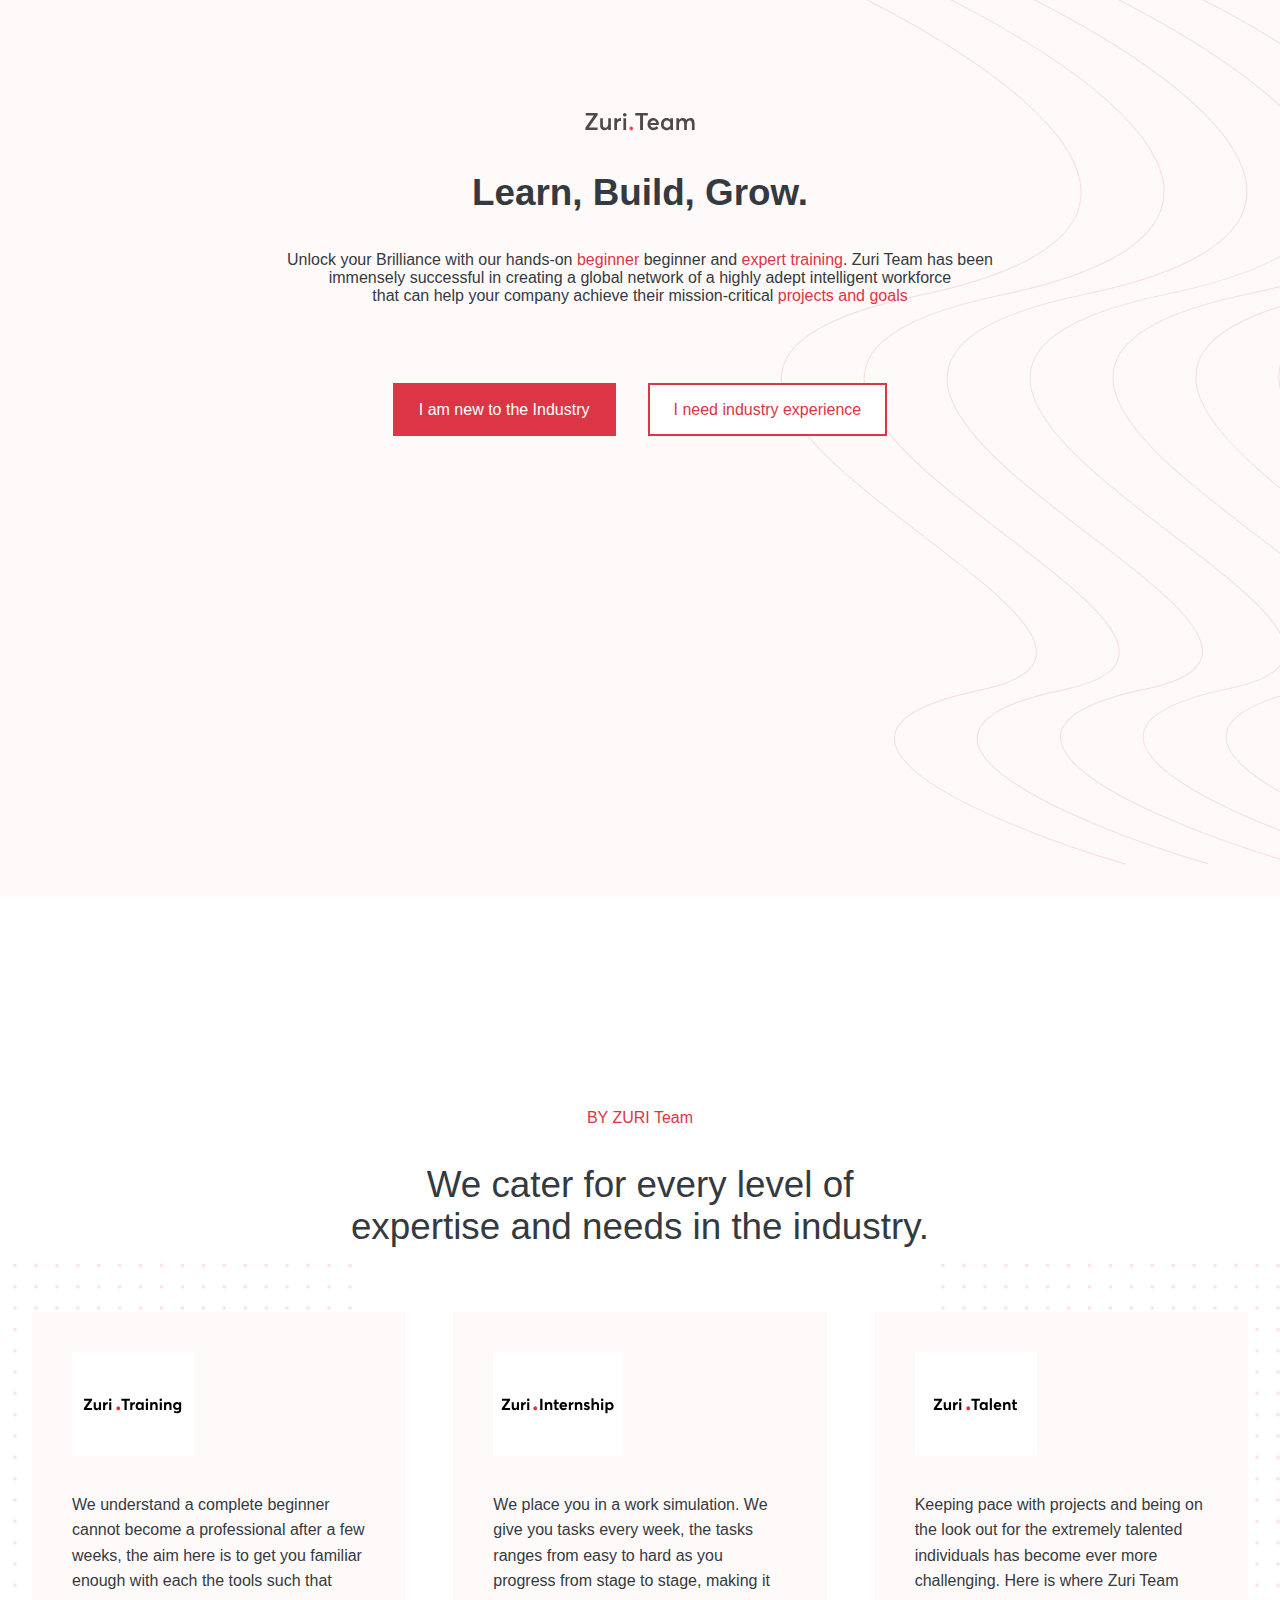
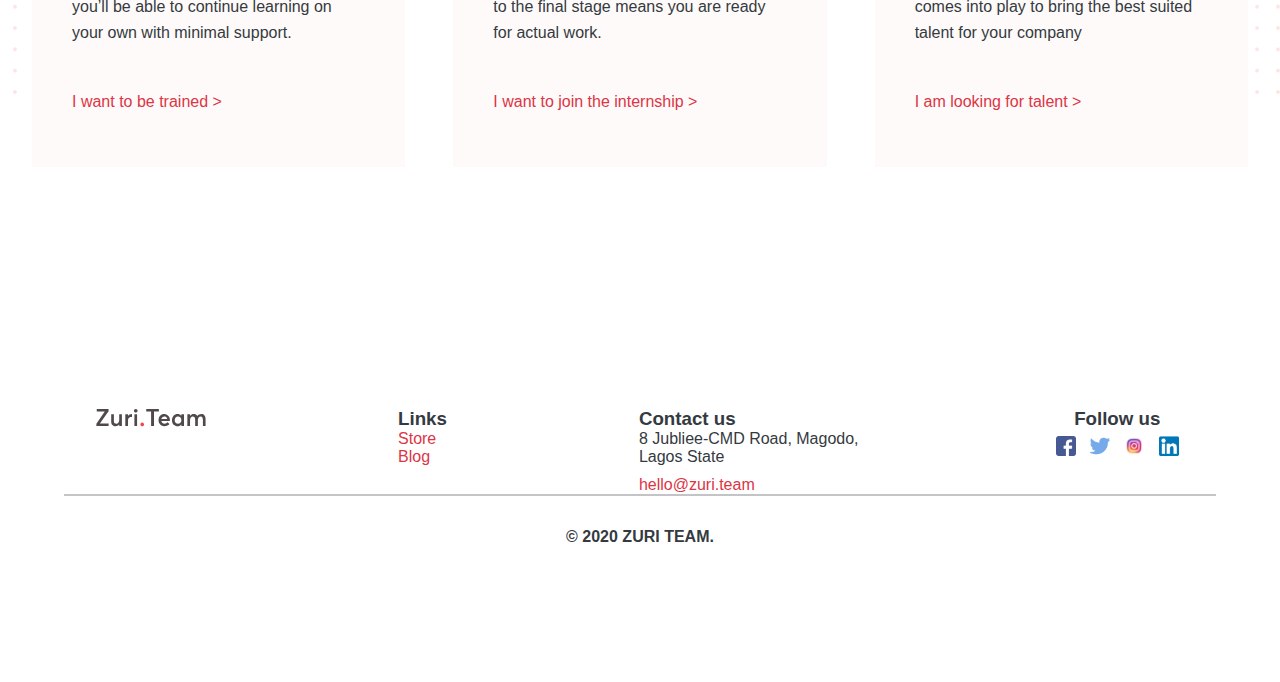
<file: index.html>
<!DOCTYPE html>
<html lang="en">
  <head>
    <meta charset="UTF-8" />
    <meta http-equiv="X-UA-Compatible" content="IE=edge" />
    <meta name="viewport" content="width=device-width, initial-scale=1.0" />
    <title>ZURI | Learn, Build, Grow.</title>
    <link rel="stylesheet" href="./style.css" />
    <link
      rel="shortcut icon"
      href="./Zuri-images/favicon.png"
      type="image/x-icon"
    />
  </head>
  <body>
    <main>
      <section class="landing-container">
        <div class="logo">
          <img src="./Zuri-images/zuri-logo-full.svg" alt="Logo" />
        </div>
        <div class="landing-text">
          <h1>Learn, Build, Grow.</h1>

          <p>
            Unlock your Brilliance with our hands-on
            <span>beginner </span> beginner and <span> expert training</span>.
            Zuri Team has been <br />
            immensely successful in creating a global network of a highly adept
            intelligent workforce <br />
            that can help your company achieve their mission-critical
            <span> projects and goals </span>
          </p>
        </div>

        <div class="other-links">
          <div class="link1">
            <a href="./training.html">I am new to the Industry</a>
          </div>
          <div class="link2">
            <a href="./industry.html">I need industry experience</a>
          </div>
        </div>
      </section>

      <section second>
        <div>
          <p top-text>BY ZURI Team</p>
          <p bottom-text>
            We cater for every level of <br />
            expertise and needs in the industry.
          </p>
        </div>

        <div class="box-container">
          <div class="boxes">
            <div class="zuri-logos">
              <img src="./Zuri-images/zuri-training-img.svg" alt="" />
            </div>

            <p>
              We understand a complete beginner cannot become a professional
              after a few weeks, the aim here is to get you familiar enough with
              each the tools such that you’ll be able to continue learning on
              your own with minimal support.
            </p>

            <div class="link">
              <a href="#"> I want to be trained ></a>
            </div>
          </div>

          <div class="boxes">
            <div class="zuri-logos">
              <img src="./Zuri-images/zuri-internship-img.svg" alt="" />
            </div>

            <p>
              We place you in a work simulation. We give you tasks every week,
              the tasks ranges from easy to hard as you progress from stage to
              stage, making it to the final stage means you are ready for actual
              work.
            </p>

            <div class="link">
              <a href="#"> I want to join the internship ></a>
            </div>
          </div>
          <div class="boxes">
            <div class="zuri-logos">
              <img src="./Zuri-images/zuri-talent-img.svg" alt="" />
            </div>

            <p>
              Keeping pace with projects and being on the look out for the
              extremely talented individuals has become ever more challenging.
              Here is where Zuri Team comes into play to bring the best suited
              talent for your company
            </p>

            <div class="link">
              <a href="#"> I am looking for talent ></a>
            </div>
          </div>
        </div>
      </section>
      <footer>
        <section foot>
          <div>
            <img src="./Zuri-images/zuri-logo-full.svg" alt="" />
          </div>
          <div class="links">
            <h3>Links</h3>
            <ul>
              <li>Store</li>
              <li>Blog</li>
            </ul>
          </div>
          <div class="contact">
            <h3>Contact us</h3>
            <p>
              8 Jubliee-CMD Road, Magodo, <br />
              Lagos State
            </p>
            <p mail>
              <a href="#">hello@zuri.team</a>
            </p>
          </div>

          <div class="soc-container">
            <h3>Follow us</h3>
            <div class="social">
              <a href="#"> <img src="./Zuri-images/fb.png" alt="" /></a>
              <a href="#"><img src="./Zuri-images/twitter.png" alt="" /></a>
              <a href="#"><img src="./Zuri-images/IG.png" alt="" /></a>
              <a href="#"><img src="./Zuri-images/in.png" alt="" /></a>
            </div>
          </div>
        </section>
        <hr class="last-line" />
        <div last>
          <p>© 2020 Zuri Team.</p>
        </div>
      </footer>
    </main>
  </body>
</html>
</file>
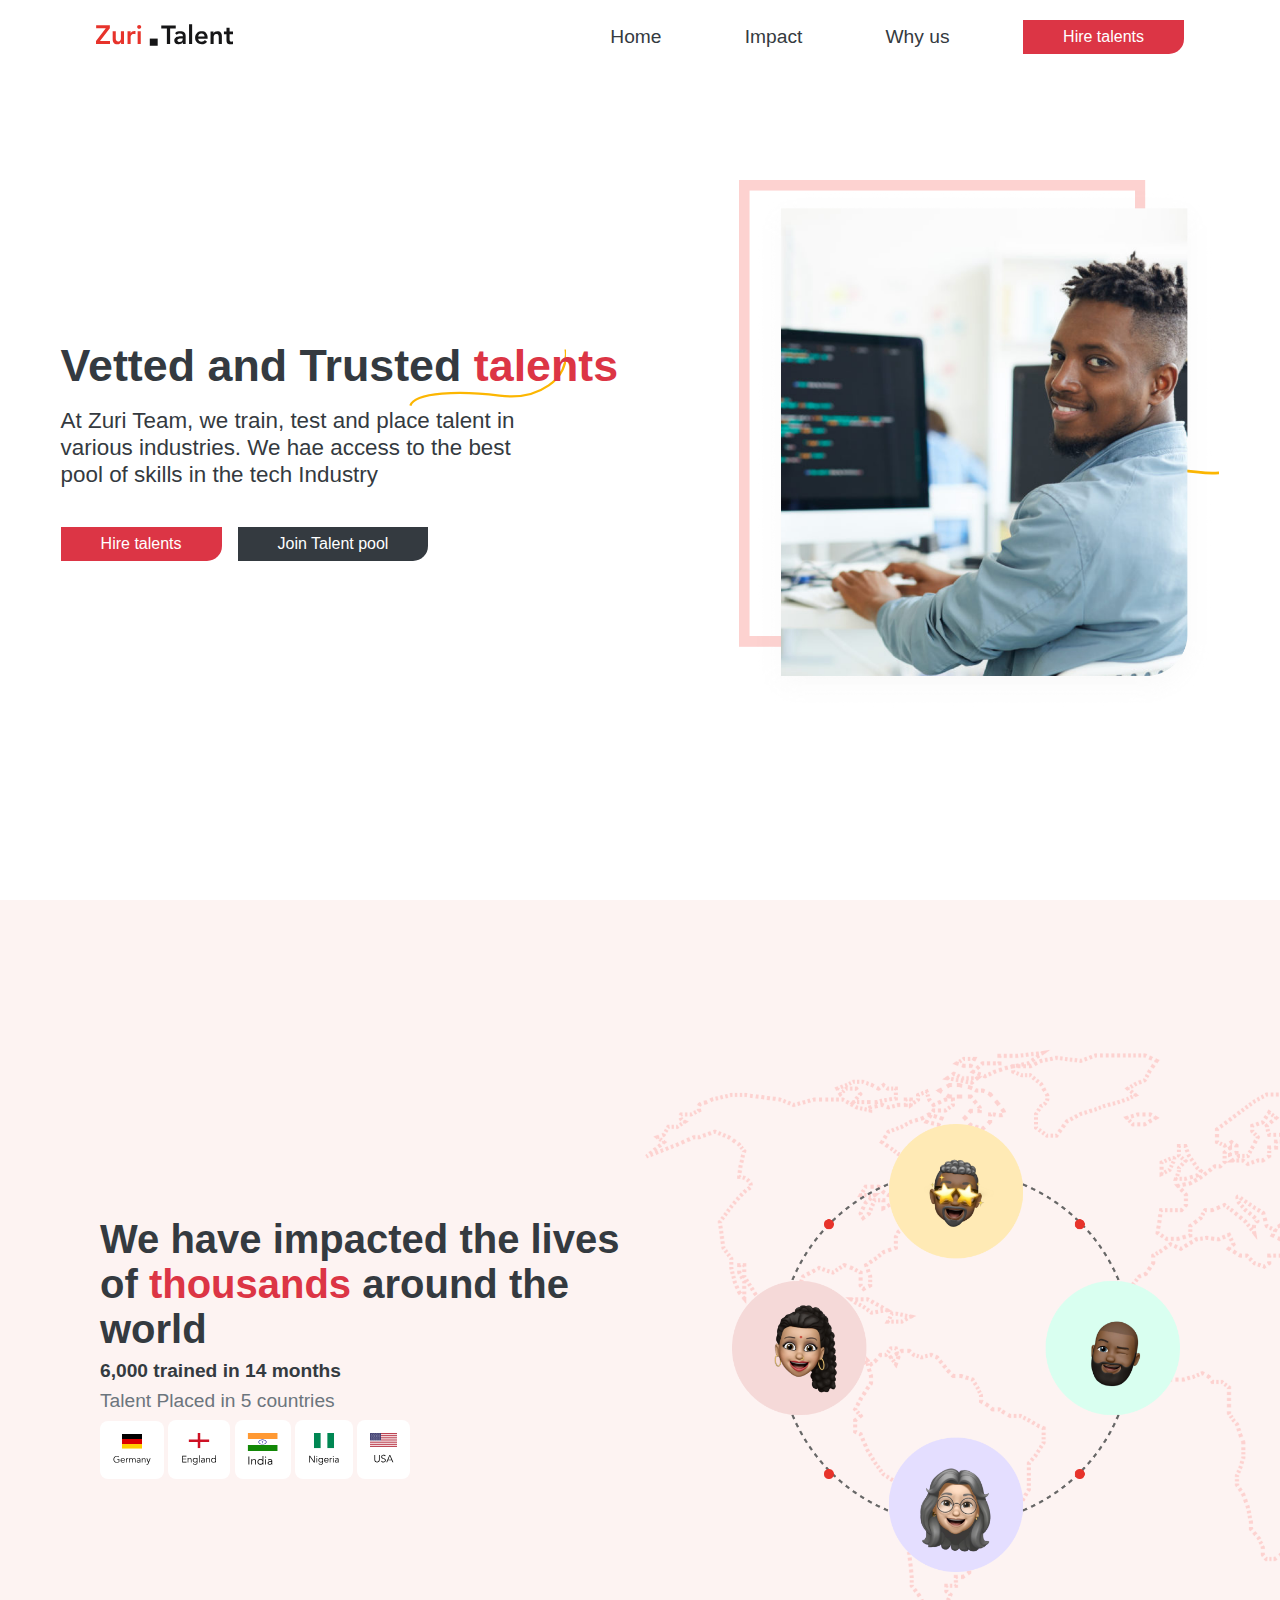
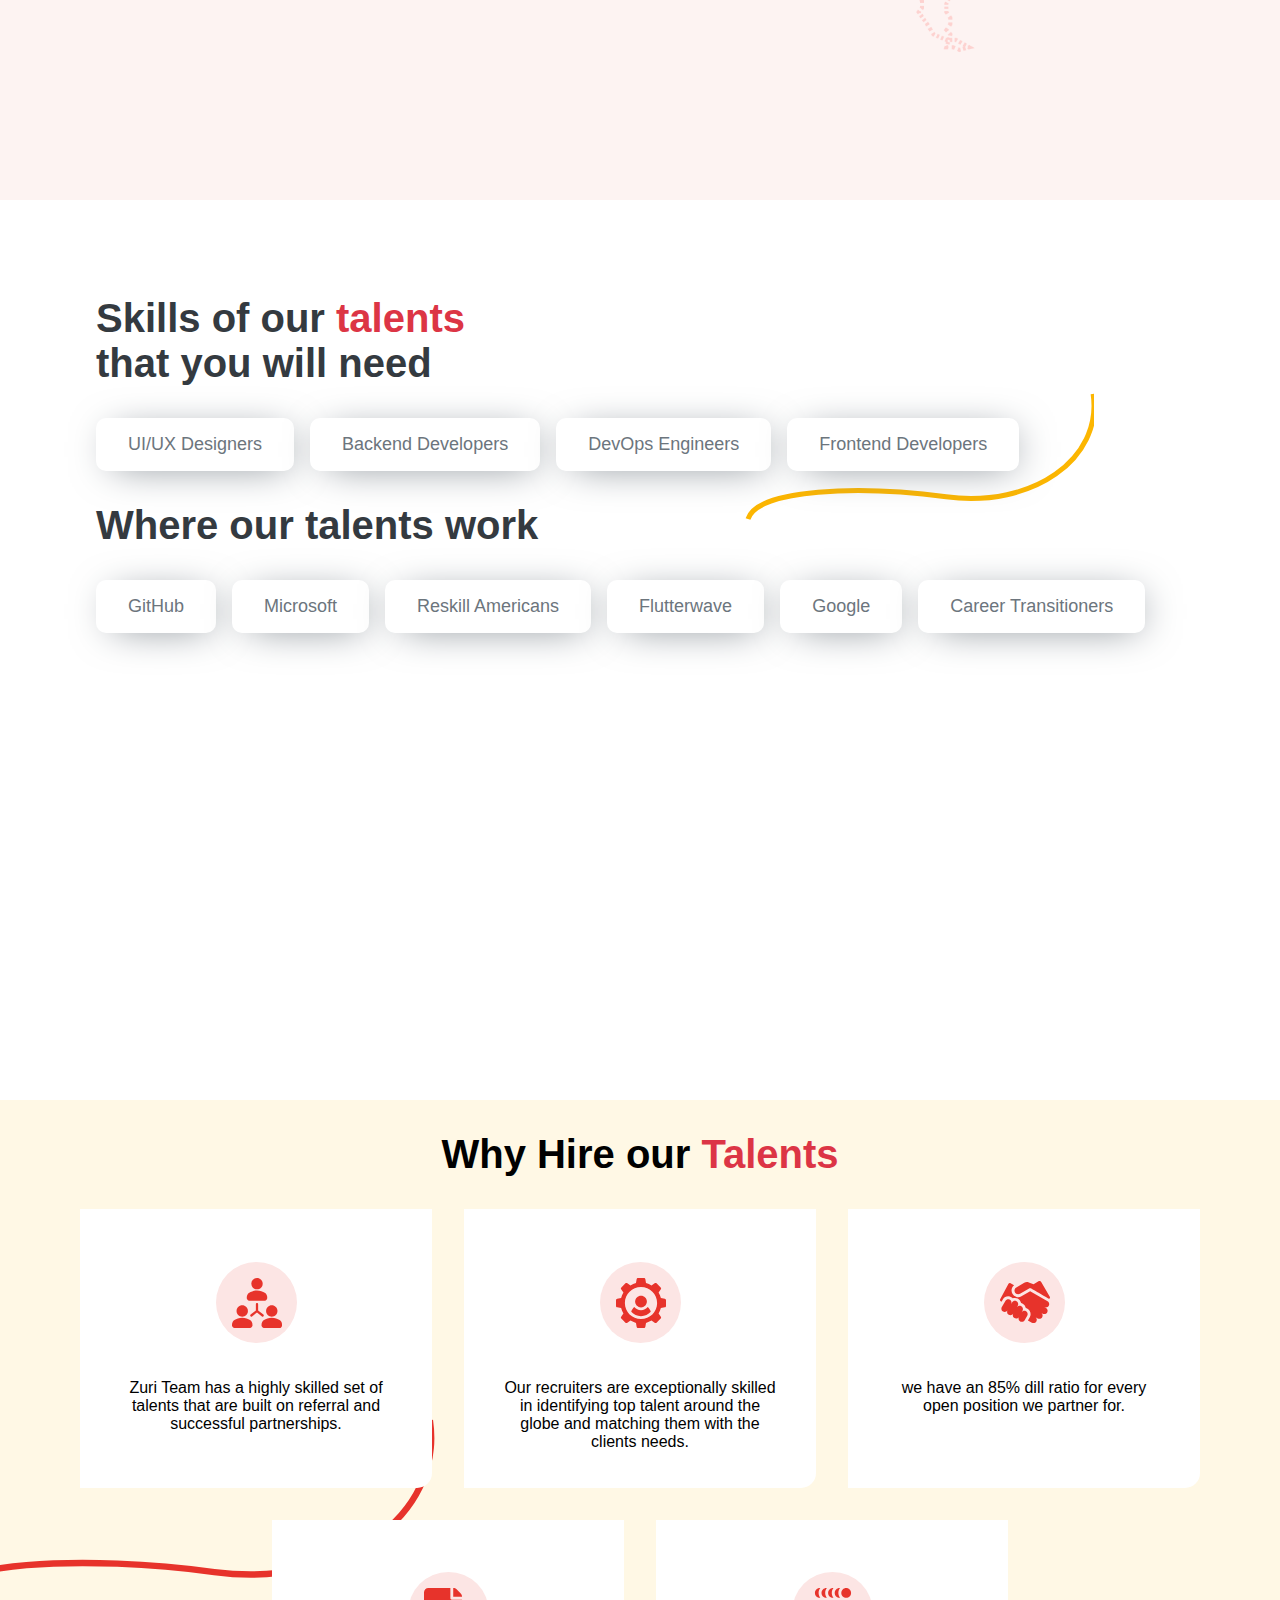
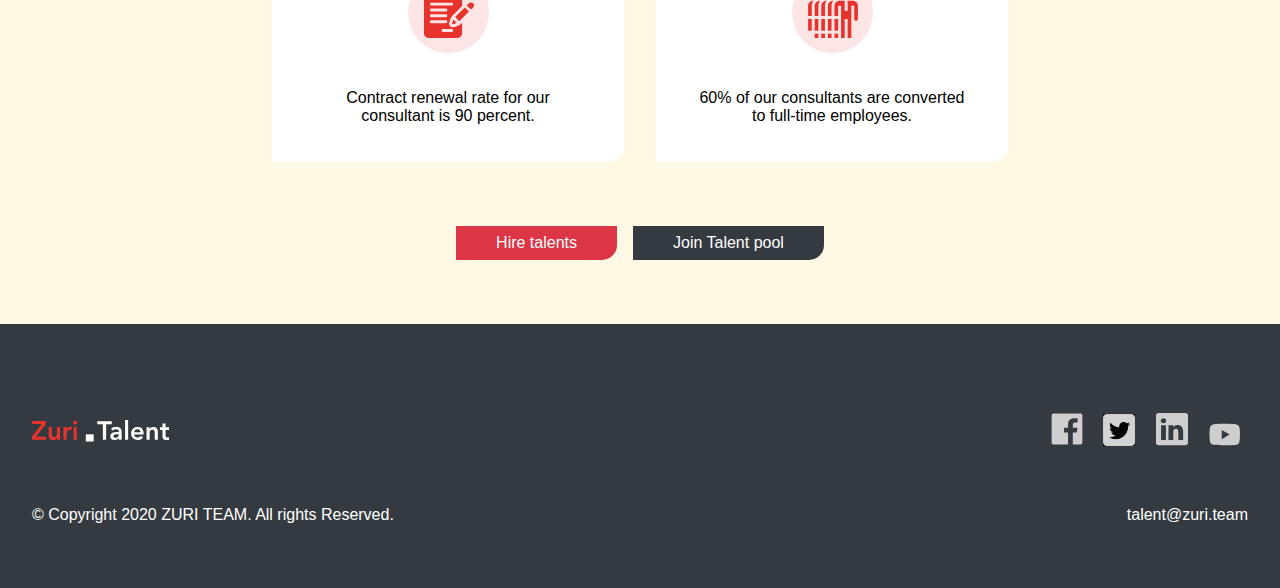
<file: industry.html>
<!DOCTYPE html>
<html lang="en">
  <head>
    <meta charset="UTF-8" />
    <meta http-equiv="X-UA-Compatible" content="IE=edge" />
    <meta name="viewport" content="width=device-width, initial-scale=1.0" />
    <link rel="stylesheet" href="./industry.css" />
    <title>talent.zuri.team</title>
  </head>
  <body>
    <nav>
      <div class="logo">
        <img src="./Zuri-images/logo21.svg" alt="zuri talent logo" />
      </div>
      <div class="menu">
        <ul>
          <li><a href="./industry.html">Home</a></li>
          <li><a href="#this_is_the_second_section">Impact</a></li>
          <li><a href="#">Why us</a></li>
        </ul>
        <div class="link">
          <a href="">Hire talents</a>
        </div>
      </div>
    </nav>

    <main>
      <div class="word-box">
        <div class="words">
          <h1>Vetted and Trusted <span>talents</span></h1>

          <p>
            At Zuri Team, we train, test and place talent in various industries.
            We hae access to the best pool of skills in the tech Industry
          </p>
        </div>
        <div class="box-links">
          <div class="link">
            <a href="">Hire talents</a>
          </div>
          <div class="link2">
            <a href="">Join Talent pool</a>
          </div>
        </div>
      </div>
      <div class="computer-man">
        <img src="./Zuri-images/section16.png" alt="Black man on a computer" />
      </div>
    </main>
    <a id="this_is_the_second_section">
      <section class="countries bleed">
        <div class="country-container">
          <h1>
            We have impacted the lives of <span>thousands</span> around the
            world
          </h1>
          <p class="population">6,000 trained in 14 months</p>
          <p class="light-text">Talent Placed in 5 countries</p>
          <div class="flags">
            <img src="./Zuri-images/GER.svg" alt="Germany flag" />

            <img src="./Zuri-images/ENG.svg" alt="England flag" />

            <img src="./Zuri-images/ind.svg" alt="Indian flag" />

            <img src="./Zuri-images/NIG.svg" alt="Nigerian flag" />

            <img src="./Zuri-images/ussa.svg" alt="American flag" />
          </div>
        </div>
        <div class="people-network">
          <img src="./Zuri-images/section2.png" alt="map" />
        </div>
      </section>
    </a>
    <section class="skills-container">
      <h1>Skills of our <span>talents</span> that you will need</h1>
      <div class="skill-box-container">
        <div class="skill-box">UI/UX Designers</div>
        <div class="skill-box">Backend Developers</div>
        <div class="skill-box">DevOps Engineers</div>
        <div class="skill-box">Frontend Developers</div>
      </div>
      <h1>Where our talents work</h1>
      <div class="skill-box-container">
        <div class="skill-box">GitHub</div>
        <div class="skill-box">Microsoft</div>
        <div class="skill-box">Reskill Americans</div>
        <div class="skill-box">Flutterwave</div>
        <div class="skill-box">Google</div>
        <div class="skill-box">Career Transitioners</div>
      </div>
    </section>

    <section class="main-three-container bleed2">
      <div class="main-three">
        <h1>Why Hire our <span>Talents</span></h1>
        <div class="cards-container">
          <div card1 class="cards">
            <img src="./Zuri-images/people.svg" alt="people image" />
            <p>
              Zuri Team has a highly skilled set of talents that are built on
              referral and successful partnerships.
            </p>
          </div>
          <div card2 class="cards">
            <img src="./Zuri-images/mech.svg" alt="setting" />
            <p>
              Our recruiters are exceptionally skilled in identifying top talent
              around the globe and matching them with the clients needs.
            </p>
          </div>
          <div card3 class="cards">
            <img src="./Zuri-images/hand.svg" alt="hand shake svg" />
            <p>
              we have an 85% dill ratio for every open position we partner for.
            </p>
          </div>
          <div card4 class="cards">
            <img src="./Zuri-images/write.svg" alt="document" />
            <p>Contract renewal rate for our consultant is 90 percent.</p>
          </div>
          <div card5 class="cards">
            <img src="./Zuri-images/many.svg" alt="many people" />
            <p>60% of our consultants are converted to full-time employees.</p>
          </div>
        </div>
        <div id="shift" class="box-links">
          <div class="link">
            <a href="">Hire talents</a>
          </div>
          <div class="link2">
            <a href="">Join Talent pool</a>
          </div>
        </div>
      </div>
    </section>
    <footer>
      <div class="logo-links">
        <img src="./Zuri-images/logo (1).svg" alt="" />

        <div class="social-links">
          <a href="">
            <img src="./Zuri-images/facebook.svg" alt="facebook" />
          </a>
          <a href="">
            <img src="./Zuri-images/twit.png" alt="twitter" />
          </a>
          <a href="">
            <img src="./Zuri-images/linkd.svg" alt="linkedin" />
          </a>
          <a href="">
            <img src="./Zuri-images/youtube.svg" alt="youtube" />
          </a>
        </div>
      </div>
      <div class="copyright">
        <p>© Copyright 2020 ZURI TEAM. All rights Reserved.</p>
        <p><a href="">talent@zuri.team</a></p>
      </div>
    </footer>
  </body>
</html>
</file>
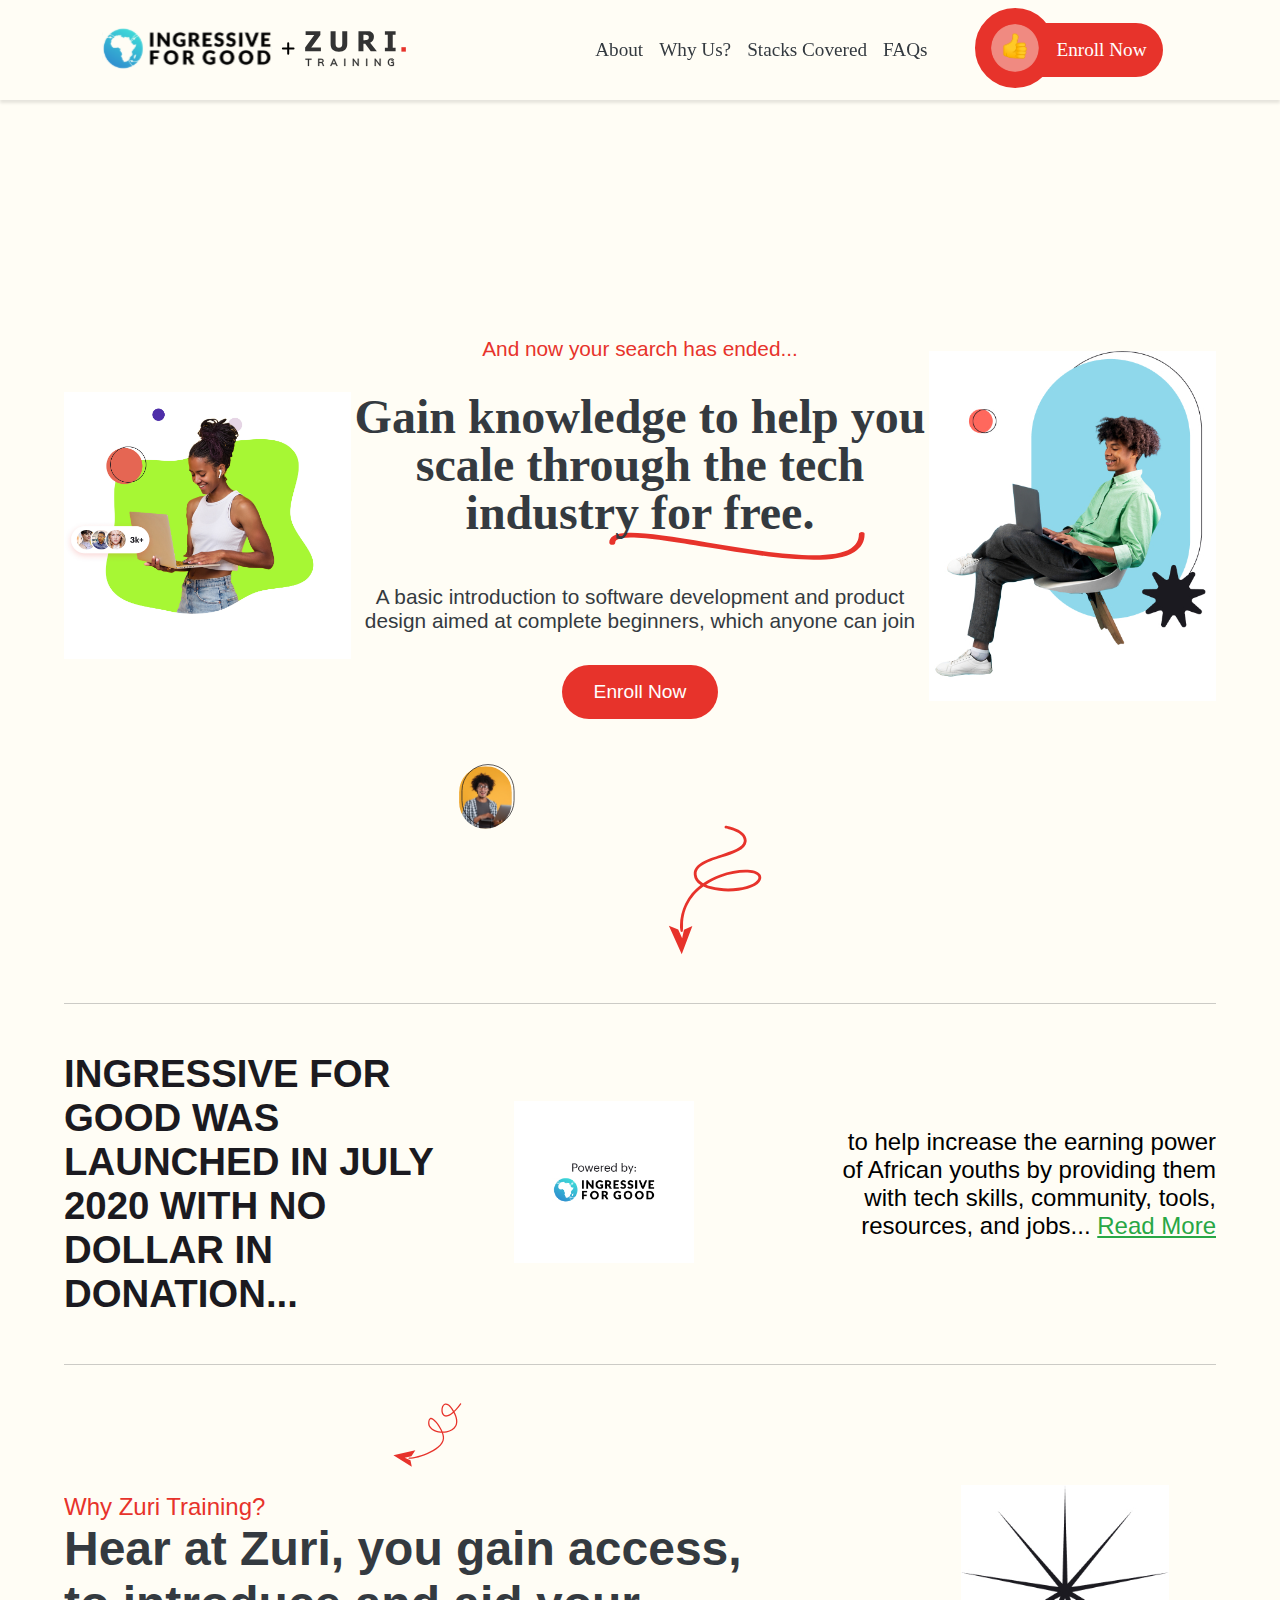
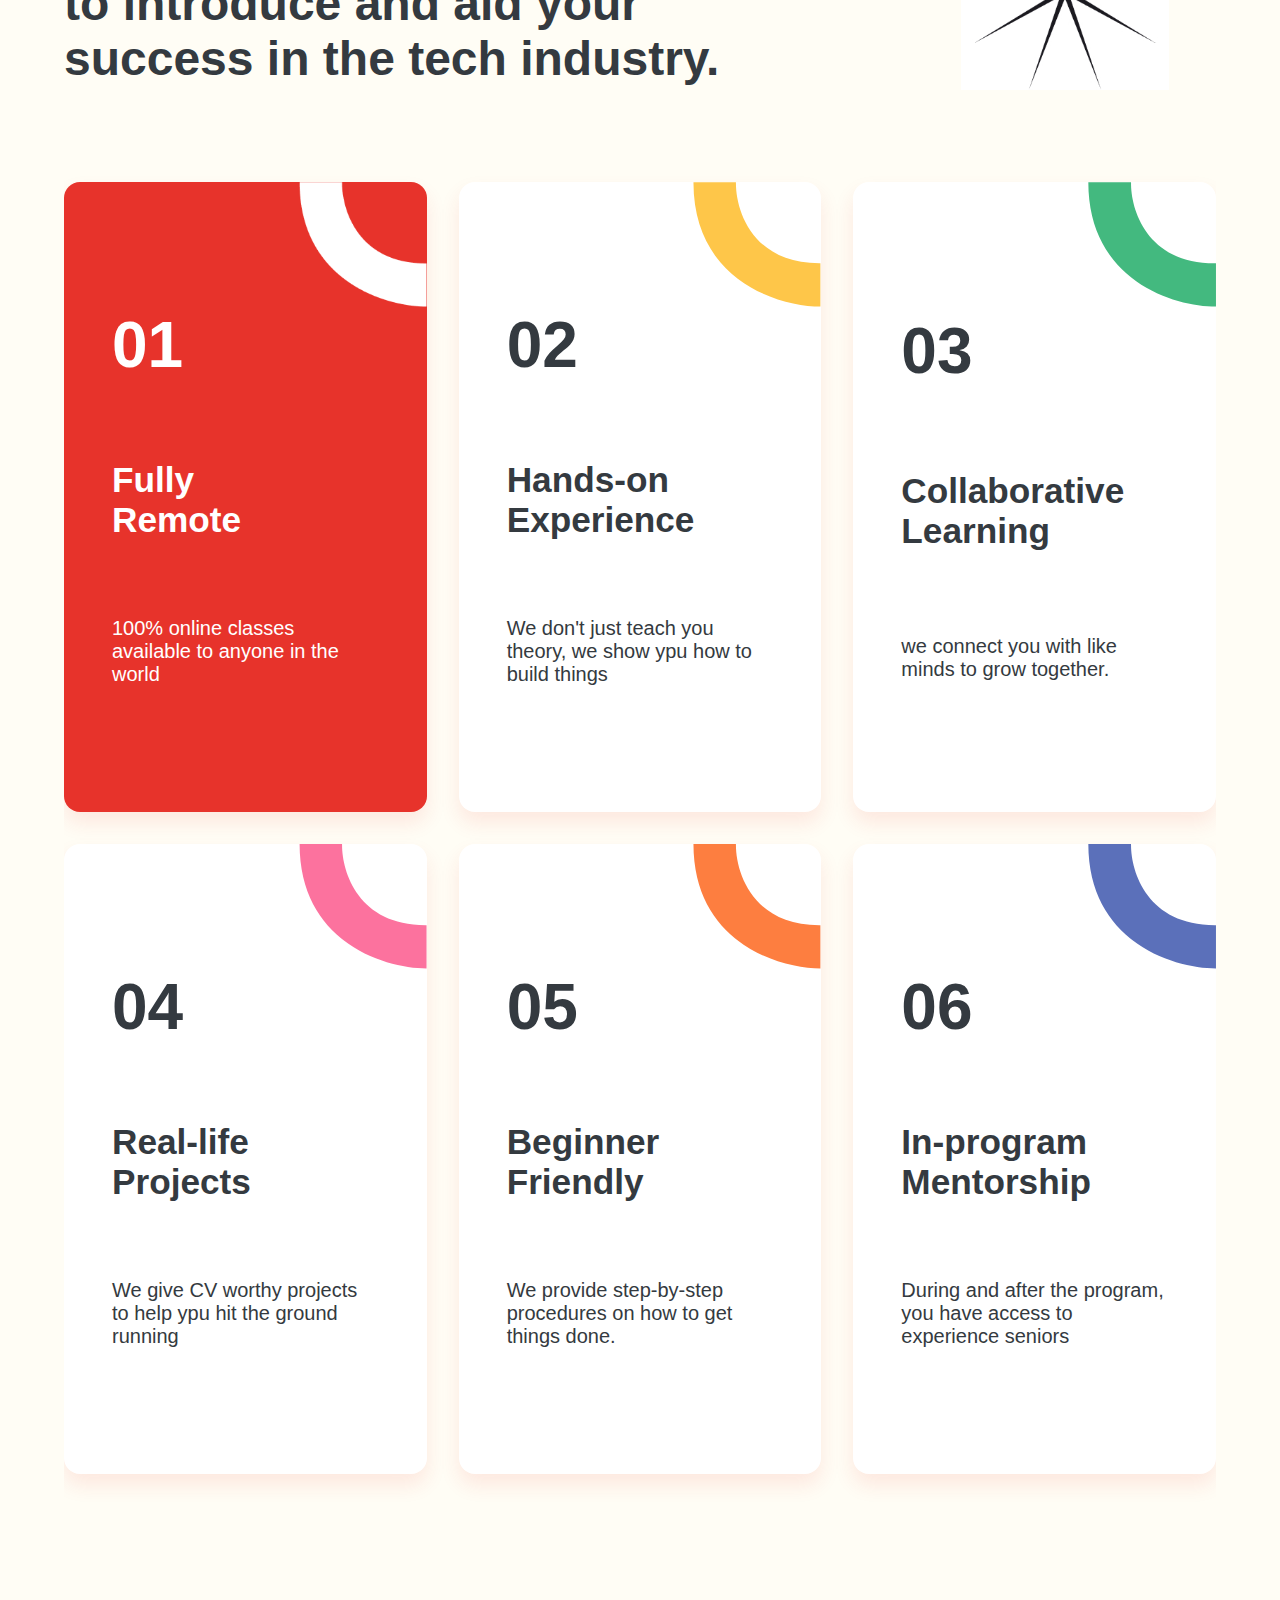
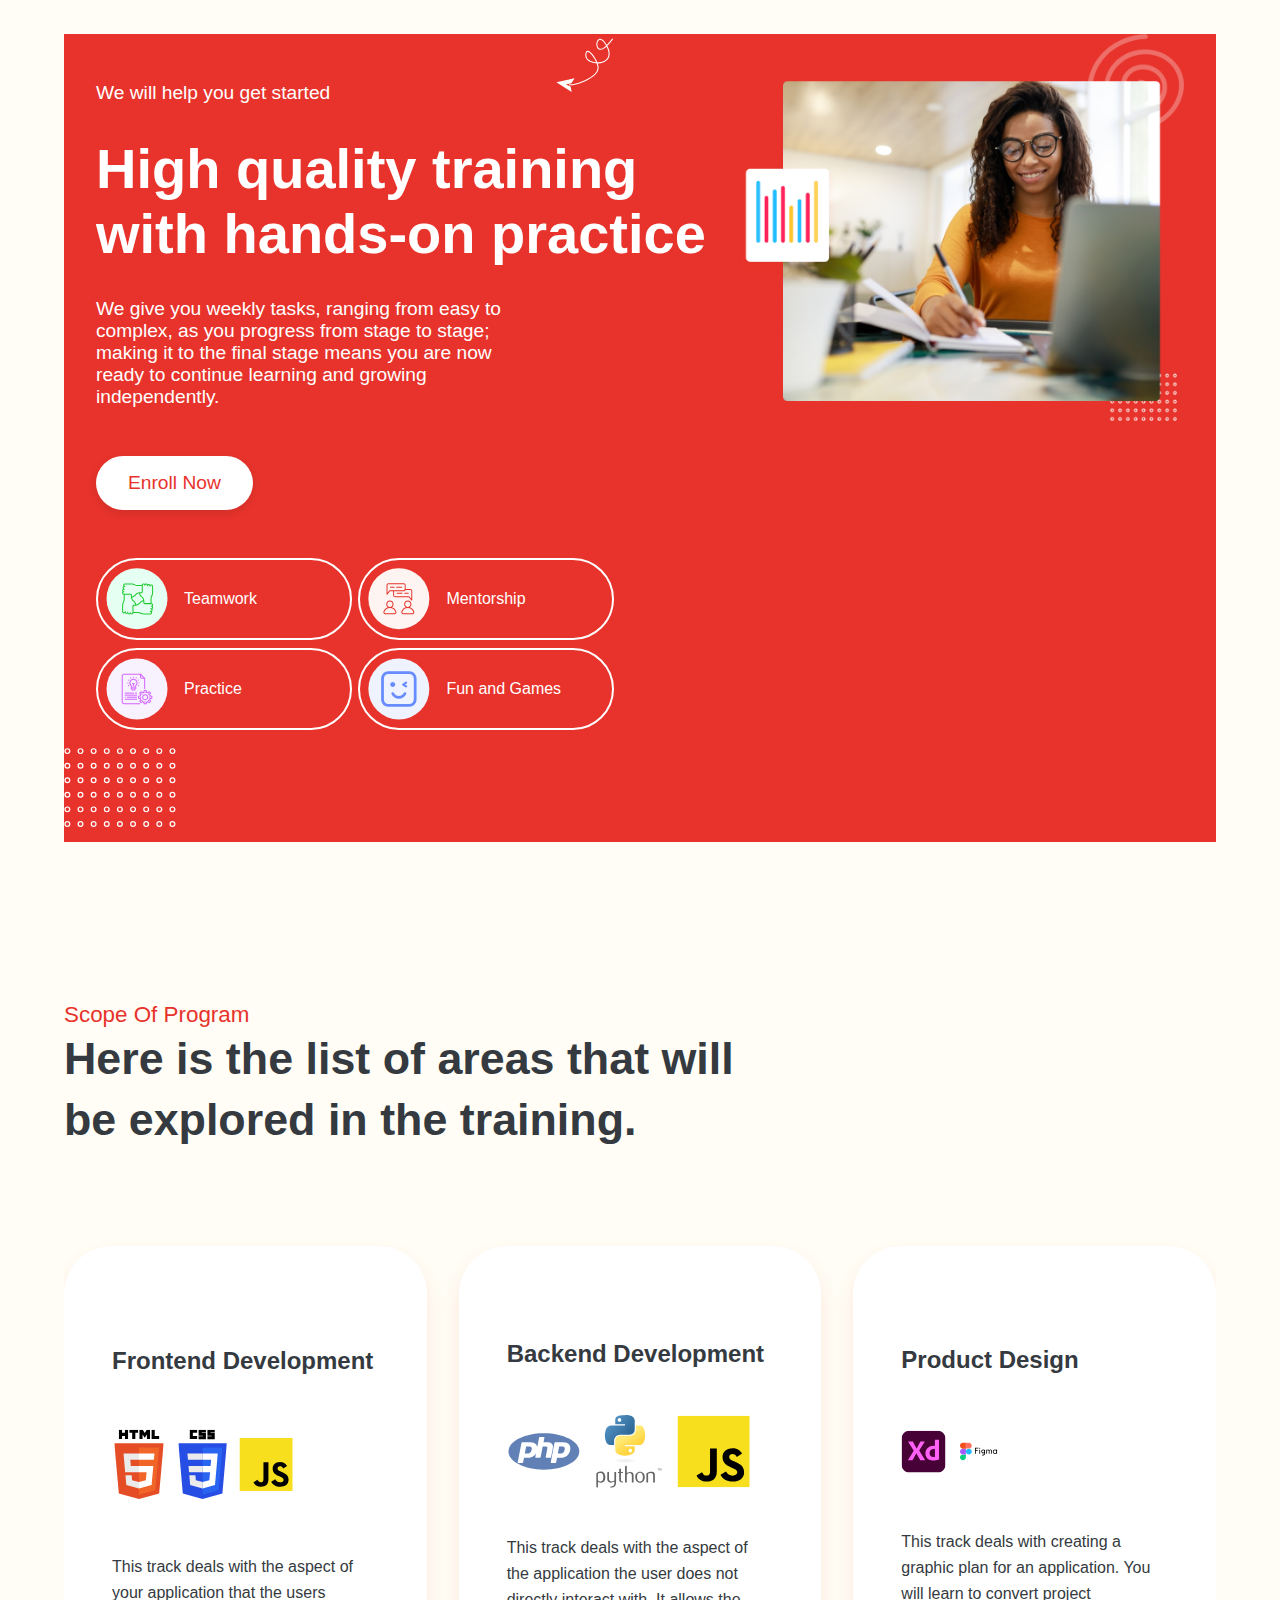
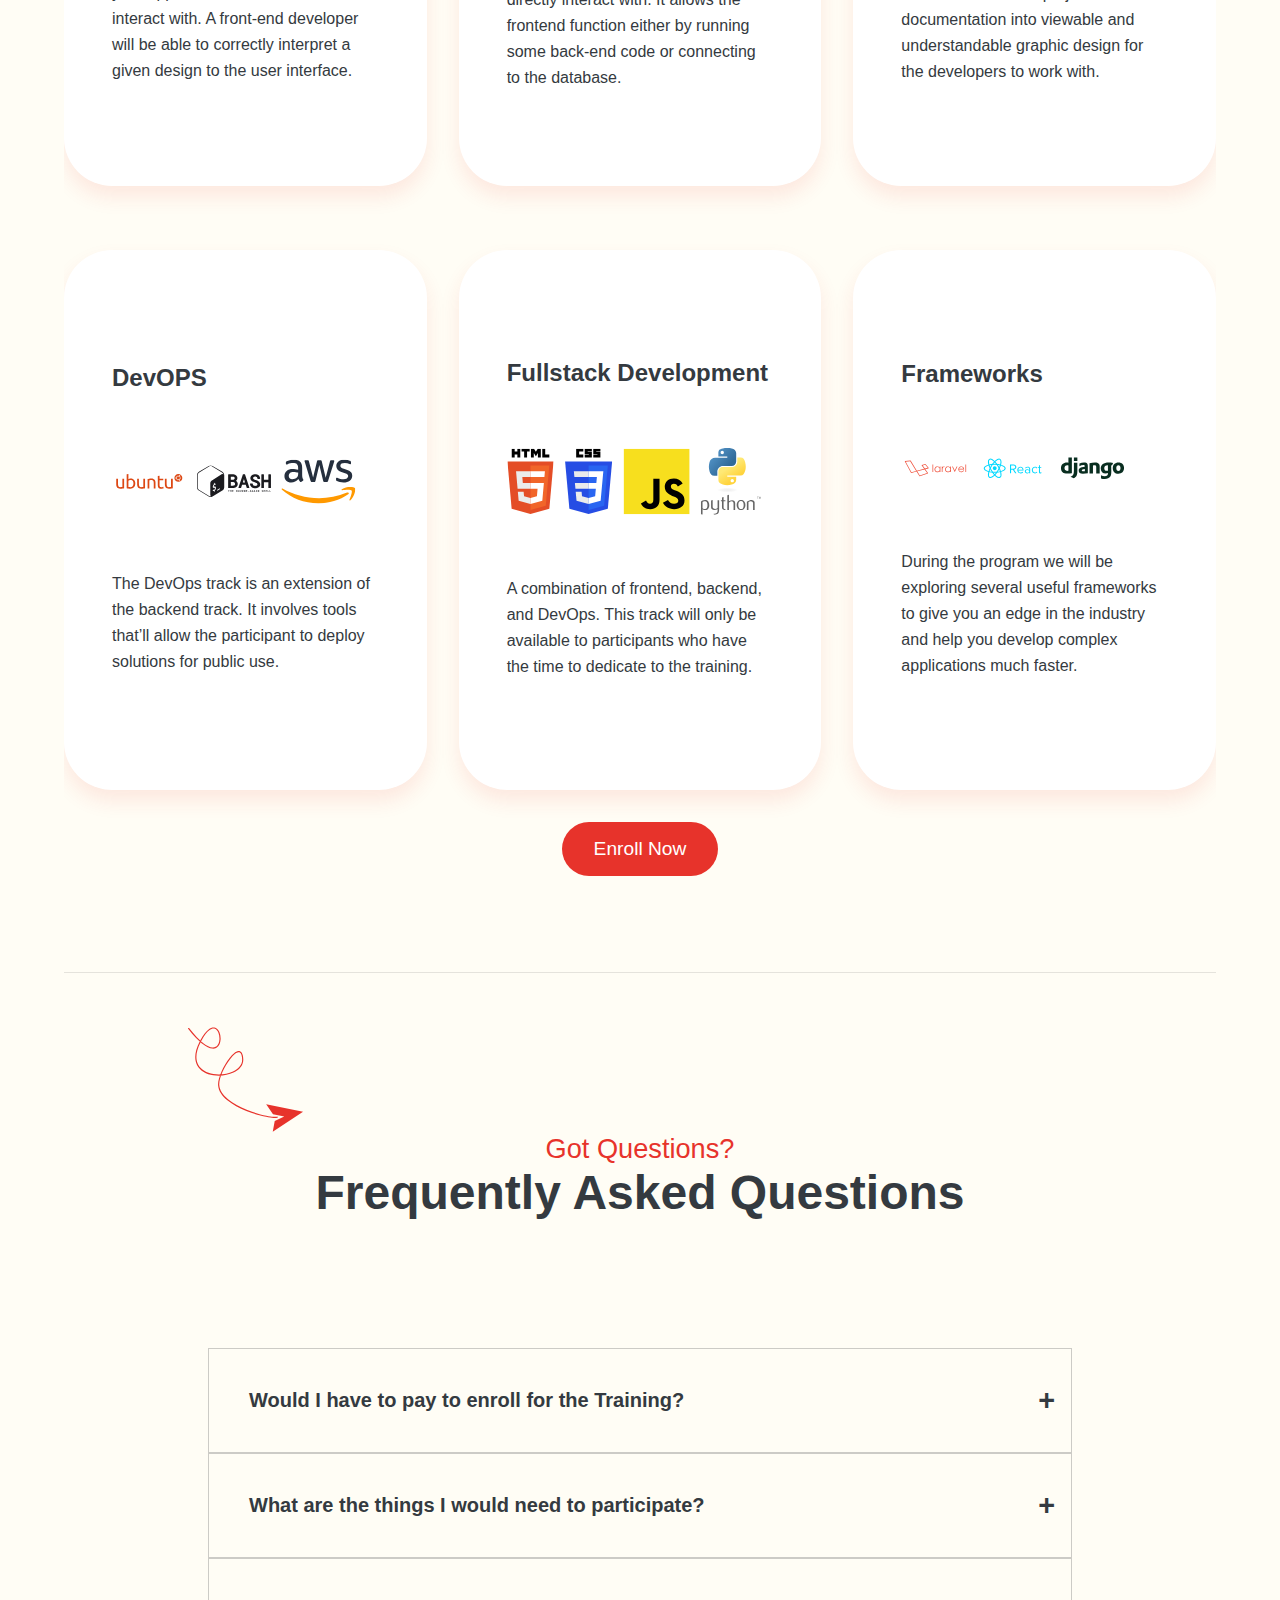
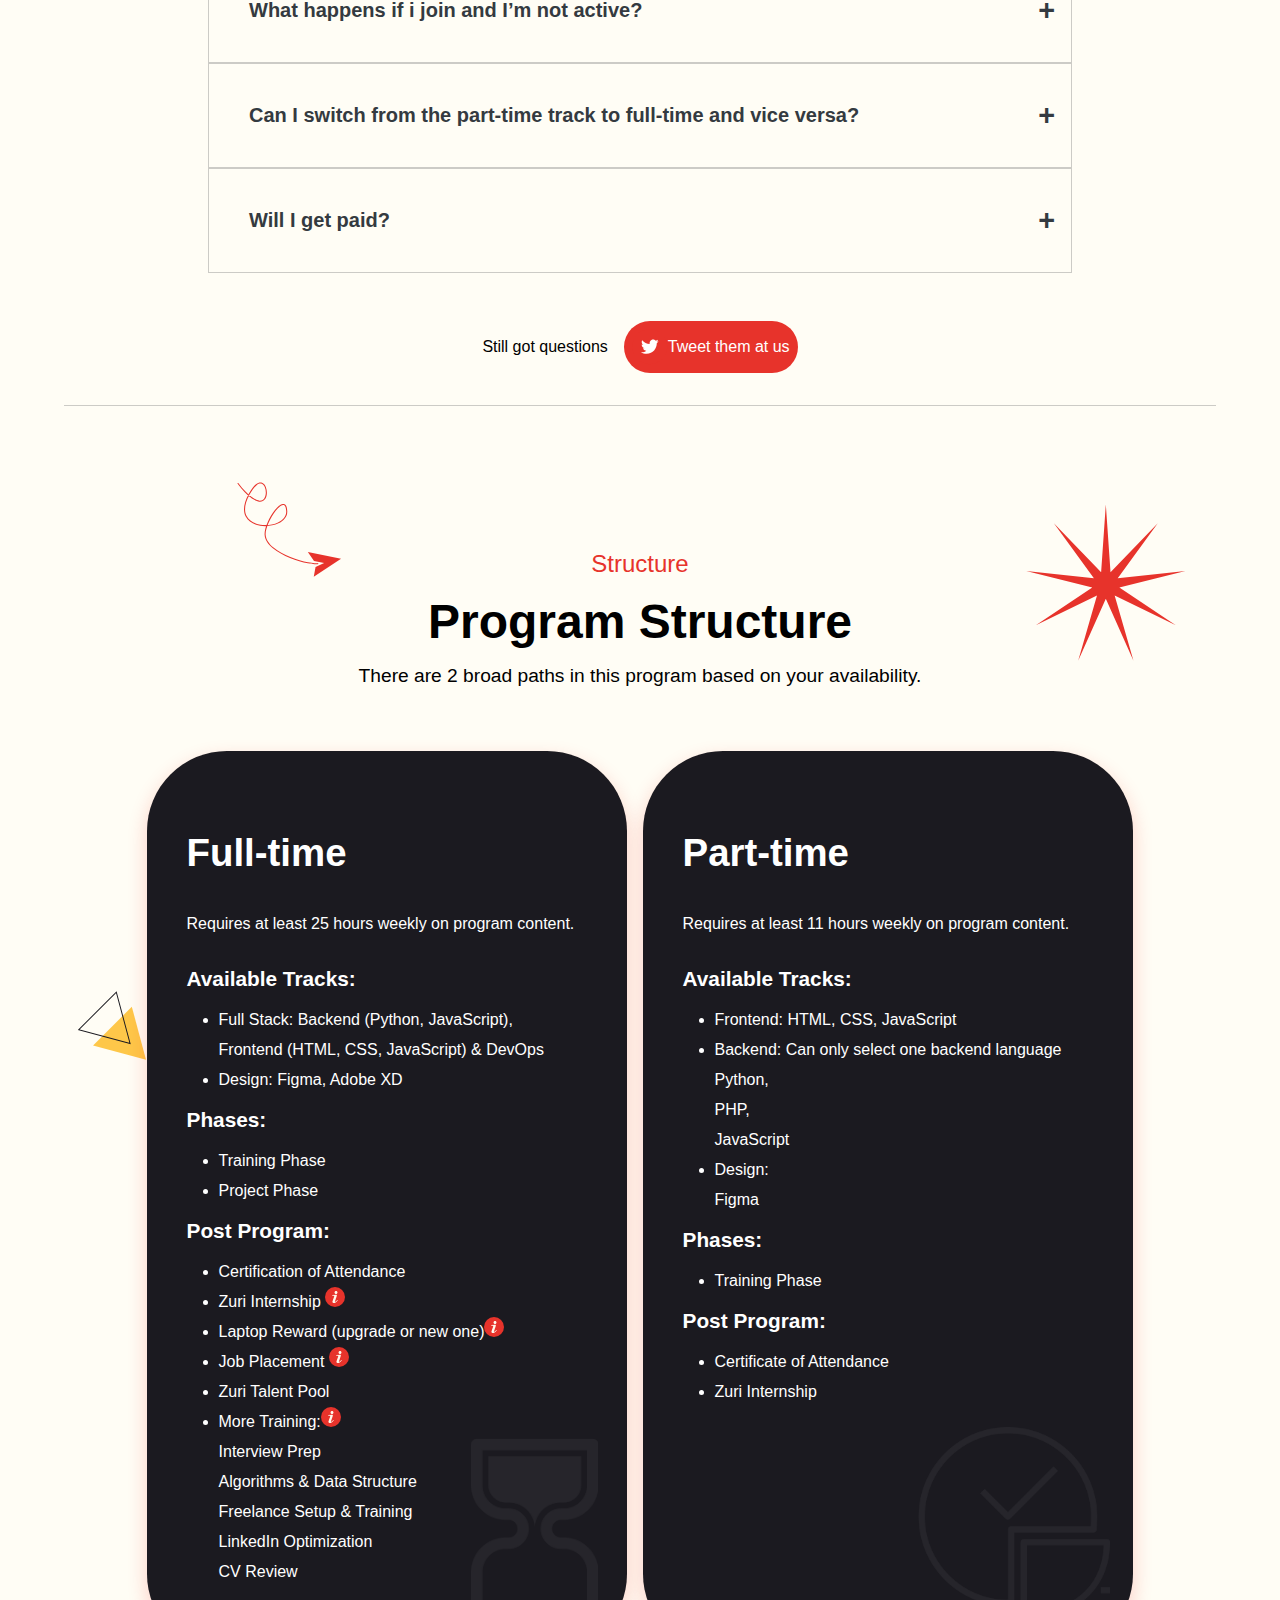
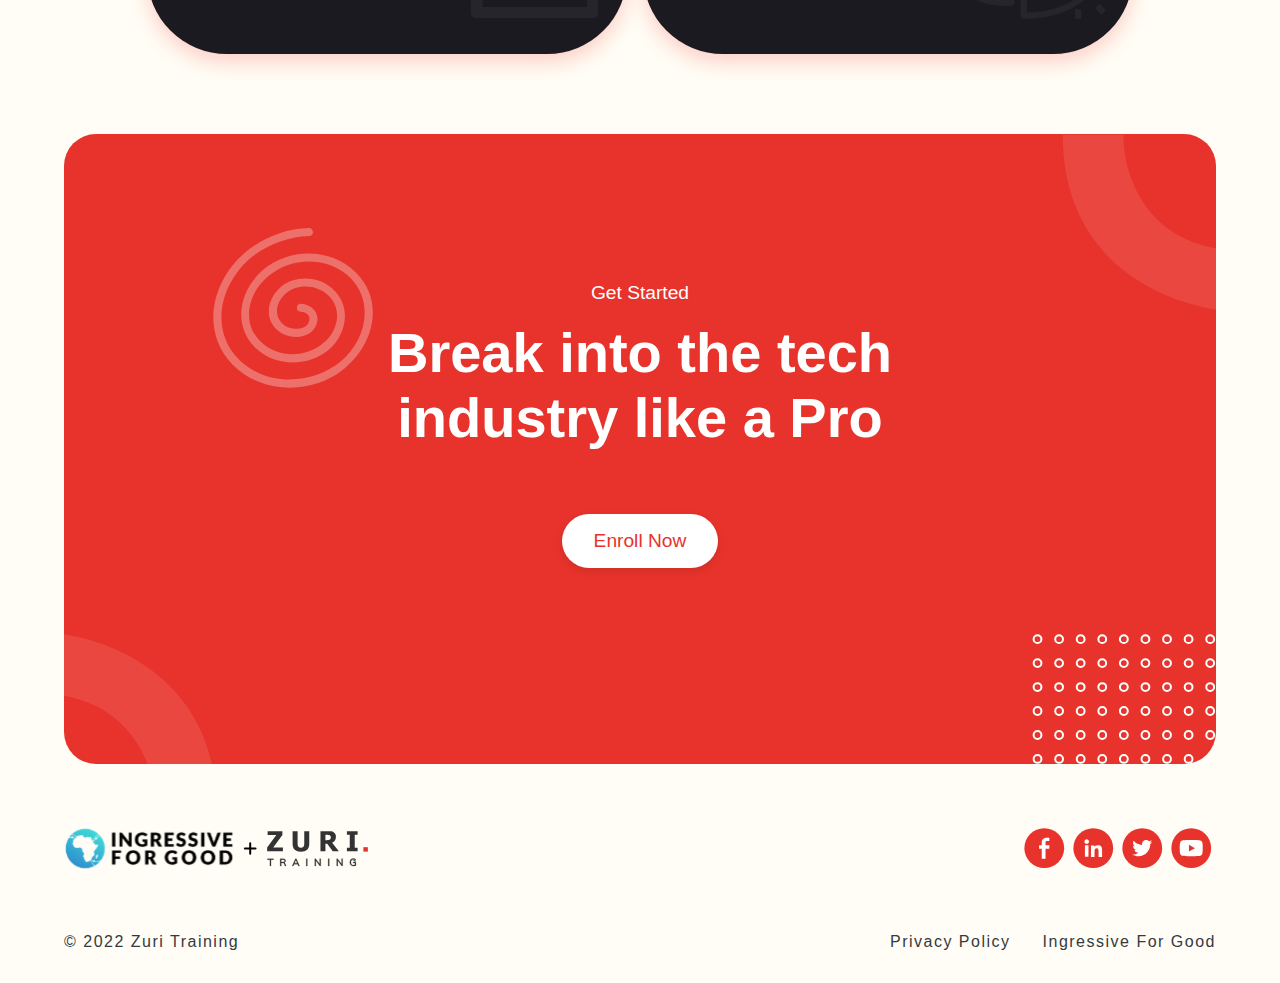
<file: training.html>
<!DOCTYPE html>
<html lang="en">
  <head>
    <meta charset="UTF-8" />
    <meta http-equiv="X-UA-Compatible" content="IE=edge" />
    <meta name="viewport" content="width=device-width, initial-scale=1.0" />
    <title>training.zuri.team</title>
    <link rel="stylesheet" href="./training.css" />
    <script src="./training.js" defer></script>
  </head>
  <body>
    <!--THIS IS THE HEADER AND NAVIGATION SECTION ON THIS PAGE-->

    <header>
      <div class="logo">
        <img
          src="./Zuri-images/logo (2).svg"
          alt="Ingressive4good and zuri logo"
        />
      </div>
      <nav>
        <ul>
          <li><a href=""> About</a></li>
          <li><a href=""> Why Us?</a></li>
          <li><a href=""> Stacks Covered</a></li>
          <li><a href=""> FAQs</a></li>
        </ul>
        <div class="enroll">
          <div class="image">
            <img src="./Zuri-images/thumbs.png" alt="Thumbs up emoji" />
          </div>
          <p>Enroll Now</p>
        </div>
      </nav>
    </header>
    <!--THIS IS THE FIRST SECTION ON THIS PAGE-->
    <section class="main-body">
      <main>
        <div class="lady-image">
          <img
            src="./Zuri-images/lady1 (1).jpg"
            class="model"
            alt="lady image"
          />
        </div>
        <div class="main-text">
          <p>And now your search has ended...</p>
          <h1>
            Gain knowledge to help you scale through the tech industry for free.
          </h1>
          <p>
            A basic introduction to software development and product design
            aimed at complete beginners, which anyone can join
          </p>
          <input class="value-enroll" type="submit" value="Enroll Now" />
        </div>
        <div class="male-image">
          <img src="./Zuri-images/male1.jpg" class="model" alt="male image" />
        </div>
      </main>


      <!--THIS IS THE SECOND SECTION ON THIS PAGE-->
      
      
      <section class="ingressive">
        <div class="ingressive-text">
          <h2>
            ingressive for good was launched in july 2020 with no dollar in
            donation...
          </h2>
        </div>
        <div class="ingressive-logo">
          <img src="./Zuri-images/ingresive.jpg" alt="" />
        </div>
        <div class="ingress-text2">
          <p>
            to help increase the earning power of African youths by providing
            them with tech skills, community, tools, resources, and jobs...
            <a href="#">Read More</a>
          </p>
        </div>
      </section>

      <!--THIS IS THE THIRD SECTION ON THIS PAGE-->

      <section class="why-zuri">
        <p>Why Zuri Training?</p>
        <h1 class="why">
          Hear at Zuri, you gain access, to introduce and aid your success in
          the tech industry.
        </h1>

        <div class="placards">
          <div class="cards one">
            <img src="./Zuri-images/curve1.png" alt="" />
            <h1>01</h1>
            <h2>Fully Remote</h2>
            <p>100% online classes available to anyone in the world</p>
          </div>
          <div class="cards two">
            <img src="./Zuri-images/curve.svg" alt="" />

            <h1>02</h1>
            <h2>Hands-on Experience</h2>
            <p>
              We don't just teach you theory, we show ypu how to build things
            </p>
          </div>
          <div class="cards three">
            <img src="./Zuri-images/curve3.svg" alt="" />

            <h1>03</h1>
            <h2>Collaborative Learning</h2>
            <p>we connect you with like minds to grow together.</p>
          </div>
          <div class="cards four">
            <img src="./Zuri-images/curve4.svg" alt="" />

            <h1>04</h1>
            <h2>Real-life Projects</h2>
            <p>We give CV worthy projects to help ypu hit the ground running</p>
          </div>
          <div class="cards five">
            <img src="./Zuri-images/curve5.svg" alt="" />

            <h1>05</h1>
            <h2>Beginner Friendly</h2>
            <p>We provide step-by-step procedures on how to get things done.</p>
          </div>
          <div class="cards six">
            <img src="./Zuri-images/curve6.svg" alt="" />

            <h1>06</h1>
            <h2>In-program Mentorship</h2>
            <p>
              During and after the program, you have access to experience
              seniors
            </p>
          </div>
        </div>
      </section>

      <!--THIS IS THE FOURTH SECTION ON THIS PAGE-->

      <section class="section-five">
        <div class="inner bleed">
          <div class="section5-container">
            <div class="text-five">
              <p>We will help you get started</p>
              <h1>High quality training with hands-on practice</h1>
              <p>
                We give you weekly tasks, ranging from easy to complex, as you
                progress from stage to stage; making it to the final stage means
                you are now ready to continue learning and growing
                independently.
              </p>
              <input
                class="value-enroll"
                id="sec-five"
                type="submit"
                value="Enroll Now"
              />
            </div>
            <div class="another-section">
              <div first-flex>
                <div class="all team">
                  <img src="./Zuri-images/hand (1).svg" alt="collaboration" />
                  Teamwork
                </div>
                <div class="all mentor">
                  <img src="./Zuri-images/mentor.svg" alt="mentor" />
                  Mentorship
                </div>
              </div>

              <div second-flex>
                <div class="all practice">
                  <img src="./Zuri-images/practice.svg" alt="practice" />
                  Practice
                </div>
                <div class="all Fun">
                  <img src="./Zuri-images/games.svg" alt="fun and games" />
                  Fun and Games
                </div>
              </div>
            </div>
          </div>
          <div class="section5-image">
            <img src="./Zuri-images/section5-image.png" alt="" />
          </div>
        </div>
      </section>

      <!--THIS IS THE FIFTH SECTION ON THIS PAGE-->

      <section class="section-six">
        <div>
          <p>Scope Of Program</p>
          <h2>
            Here is the list of areas that will be explored in the training.
          </h2>
        </div>

        <div class="stack-cards">
          <div class="stack">
            <h3>Frontend Development</h3>
            <div class="stack-logos">
              <img src="./Zuri-images/html.svg" alt="html logo" />
              <img src="./Zuri-images/css-3 logo.svg" alt="css logo" />
              <img
                src="./Zuri-images/javascript logo.svg"
                alt="javascript logo"
              />
            </div>
            <p>
              This track deals with the aspect of your application that the
              users interact with. A front-end developer will be able to
              correctly interpret a given design to the user interface.
            </p>
          </div>
          <div class="stack">
            <h3>Backend Development</h3>
            <div class="stack-logos">
              <img src="./Zuri-images/php2 logo.svg" alt="php logo" />
              <img src="./Zuri-images/python-4 logo.svg" alt="python logo" />
              <img
                src="./Zuri-images/javascript logo.svg"
                alt="javascript logo"
              />
            </div>
            <p>
              This track deals with the aspect of the application the user does
              not directly interact with. It allows the frontend function either
              by running some back-end code or connecting to the database.
            </p>
          </div>
          <div class="stack">
            <h3>Product Design</h3>
            <div class="stack-logos">
              <img src="./Zuri-images/adobe-xd logo.svg" alt="adobe-xd logo" />
              <img src="./Zuri-images/Figma logo.svg" alt="Figma logo" />
            </div>
            <p>
              This track deals with creating a graphic plan for an application.
              You will learn to convert project documentation into viewable and
              understandable graphic design for the developers to work with.
            </p>
          </div>
          <div class="stack">
            <h3>DevOPS</h3>
            <div class="stack-logos">
              <img src="./Zuri-images/Ubuntu logo.svg" alt="Ubuntu logo" />
              <img src="./Zuri-images/Bash logo.svg" alt="bash logo" />
              <img src="./Zuri-images/aws logo.svg" alt="aws logo" />
            </div>
            <p>
              The DevOps track is an extension of the backend track. It involves
              tools that’ll allow the participant to deploy solutions for public
              use.
            </p>
          </div>
          <div class="stack">
            <h3>Fullstack Development</h3>
            <div class="stack-logos">
              <img src="./Zuri-images/html.svg" alt="html logo" />
              <img src="./Zuri-images/css-3 logo.svg" alt="css logo" />
              <img
                src="./Zuri-images/javascript logo.svg"
                alt="javascript logo"
              />
              <img src="./Zuri-images/python-4 logo.svg" alt="python logo" />
            </div>
            <p>
              A combination of frontend, backend, and DevOps. This track will
              only be available to participants who have the time to dedicate to
              the training.
            </p>
          </div>
          <div class="stack">
            <h3>Frameworks</h3>
            <div class="stack-logos">
              <img src="./Zuri-images/Laravel logo.svg" alt="laravel logo" />
              <img src="./Zuri-images/React logo.svg" alt="React logo" />
              <img src="./Zuri-images/Django logo.svg" alt="Django logo" />
            </div>
            <p>
              During the program we will be exploring several useful frameworks
              to give you an edge in the industry and help you develop complex
              applications much faster.
            </p>
          </div>
        </div>

        <input class="value-enroll-two" type="submit" value="Enroll Now" />
      </section>

      <!--THIS IS THE SIXTH SECTION ON THIS PAGE-->

      <section class="faq-section">
        <div divFaq>
          <p faq>Got Questions?</p>
          <h2>Frequently Asked Questions</h2>
        </div>
        <div class="questions">
          <div class="que">
            <h3>
              Would I have to pay to enroll for the Training?
              <p  class="answers">
                No, the program is completely free thanks to Ingressive For Good
              </p>
            </h3>
            <div class="plus">+</div>
          </div>
          <div class="que">
            <h3>
              What are the things I would need to participate?
              <p class="answers">
                You'll need a laptop, internet connection and the willingness to
                learn through collaboration and mentorship
              </p>
            </h3>
            <div class="plus">+</div>
          </div>
          <div class="que">
            <h3>
              What happens if i join and I’m not active?
              <p class="answers">
                Participants who join the program and stop engaging will be
                given the chance to catch up. You'll also be assigned a
                'study-mate' and mentor to help you. However, there is the
                possibility of not being promoted to the next stage if you
                remain inactive for too long
              </p>
            </h3>
            <div class="plus">+</div>
          </div>
          <div class="que">
            <h3>
              Can I switch from the part-time track to full-time and vice versa?
              <p class="answers">
                Unfortunately, no, you cannot switch from part-time to full-time
                and vice-versa
              </p>
            </h3>
            <div class="plus">+</div>
          </div>
          <div class="que">
            <h3>
              Will I get paid?
              <p class="answers">
                We reward some participants who complete tasks early, however,
                this is not a weekly reward. All the work that will be done
                during the program are hypothetical.
              </p>
            </h3>
            <div class="plus">+</div>
          </div>
        </div>
        <div class="more-que">
          <p>Still got questions</p>
          <div class="tweet">
            <img src="./Zuri-images/twitter.svg" alt="" />

            Tweet them at us
          </div>
        </div>
      </section>

      <!--THIS IS THE SEVENTH SECTION ON THIS PAGE-->

      <section class="top-structure">
        <div class="structure">
          <div class="program-text">
            <p>Structure</p>
            <h1>Program Structure</h1>
            <p>
              There are 2 broad paths in this program based on your
              availability.
            </p>
          </div>
          <div class="time-frame">
            <div class="fulltime">
              <h1>Full-time</h1>
              <p>Requires at least 25 hours weekly on program content.</p>
              <div class="course">
                <p>Available Tracks:</p>
                <ul class="main-ul">
                  <li>
                    Full Stack: Backend (Python, JavaScript), Frontend (HTML,
                    CSS, JavaScript) & DevOps
                  </li>
                  <li>Design: Figma, Adobe XD</li>
                </ul>
              </div>
              <div class="course">
                <p>Phases:</p>
                <ul class="main-ul">
                  <li>Training Phase</li>
                  <li>Project Phase</li>
                </ul>
              </div>
              <div class="course">
                <p>Post Program:</p>
                <ul class="main-ul">
                  <li>Certification of Attendance</li>
                  <li>
                    Zuri Internship
                    <img src="./Zuri-images/clarity.svg" alt="expand" />
                  </li>
                  <li>
                    Laptop Reward (upgrade or new one)<img
                      src="./Zuri-images/clarity.svg"
                      alt="expand"
                    />
                  </li>
                  <li>
                    Job Placement
                    <img src="./Zuri-images/clarity.svg" alt="expand" />
                  </li>
                  <li>Zuri Talent Pool</li>
                  <li>
                    More Training:<img
                      src="./Zuri-images/clarity.svg"
                      alt="expand"
                    />
                    <ul class="last-ul">
                      <li>Interview Prep</li>
                      <li>Algorithms & Data Structure</li>
                      <li>Freelance Setup & Training</li>
                      <li>LinkedIn Optimization</li>
                      <li>CV Review</li>
                    </ul>
                  </li>
                </ul>
              </div>
            </div>
            <div class="part-time">
              <h1>Part-time</h1>
              <p>Requires at least 11 hours weekly on program content.</p>
              <div class="course">
                <p>Available Tracks:</p>
                <ul class="main-ul">
                  <li>Frontend: HTML, CSS, JavaScript</li>
                  <li>
                    Backend: Can only select one backend language <br />
                    Python, <br />
                    PHP, <br />
                    JavaScript
                  </li>
                  <li>
                    Design: <br />
                    Figma
                  </li>
                </ul>
              </div>
              <div class="course">
                <p>Phases:</p>
                <ul class="main-ul">
                  <li>Training Phase</li>
                </ul>
              </div>
              <div class="course">
                <p>Post Program:</p>
                <ul class="main-ul">
                  <li>Certificate of Attendance</li>
                  <li>Zuri Internship</li>
                </ul>
              </div>
            </div>
          </div>
        </div>
      </section>

      <!--THIS IS THE FINAL SECTION ON THIS PAGE-->

      <section class="final-section">
        <div class="final-container">
          <p>Get Started</p>
          <h1>
            Break into the tech <br />
            industry like a Pro
          </h1>
          <input
            type="submit"
            id="sec-five"
            class="value-enroll"
            value="Enroll Now"
          />
        </div>
      </section>

      <footer>
        <div class="socials">
          <img src="./Zuri-images/logo (2).svg" alt="Ingressive logo + Zuri" />
          <div class="social-links">
            <img src="./Zuri-images/facebook (1).svg" alt="facebook" />
            <img src="./Zuri-images/linkd (1).svg" alt="linkedin logo" />
            <img src="./Zuri-images/twitter.svg" alt="twitter logo" />
            <img src="./Zuri-images/youtube (1).svg" alt="youtube logo" />
          </div>
        </div>

        <div class="copyright">
          <p>© 2022 Zuri Training</p>
          <ul>
            <li>Privacy Policy</li>
            <li>Ingressive For Good</li>
          </ul>
        </div>
      </footer>
    </section>
  </body>
</html>
</file>
<file: style.css>
:root {
    --blue: #007bff;
    --indigo: #6610f2;
    --purple: #6f42c1;
    --pink: #e83e8c;
    --red: #dc3545;
    --orange: #fd7e14;
    --yellow: #ffc107;
    --green: #28a745;
    --teal: #20c997;
    --cyan: #17a2b8;
    --white: #fff;
    --gray: #6c757d;
    --gray-dark: #343a40;
    --primary: #007bff;
    --secondary: #6c757d;
    --success: #28a745;
    --info: #17a2b8;
    --warning: #ffc107;
    --danger: #dc3545;
    --light: #f8f9fa;
    --dark: #343a40;
    --font-family-sans-serif: -apple-system, BlinkMacSystemFont, "Segoe UI", Roboto, "Helvetica Neue", Arial, "Noto Sans", sans-serif, "Apple Color Emoji", "Segoe UI Emoji", "Segoe UI Symbol", "Noto Color Emoji";
    --font-family-monospace: SFMono-Regular, Menlo, Monaco, Consolas, "Liberation Mono", "Courier New", monospace;
}


* {
    padding: 0;
    margin: 0;
    box-sizing: border-box;
}

main {
    min-height: auto;
    overflow: hidden;
}

section.landing-container {

    display: flex;
    flex-direction: column;
    /* justify-content: space-evenly; */
    text-align: center;
    padding-top: 7em;
    height: 100vh;
    font-family: Averta, sans-serif;
    height: 100vh;
    background-image: url("./Zuri-images/hero-bg.svg");
    background-size: cover;
    background-repeat: no-repeat;

}

div.other-links {
    display: flex;
    justify-content: center;
    gap: 2rem;
    padding-top: 6rem;

}

.landing-text p span {
    color: var(--danger);
}

.landing-text h1 {
    padding: 1em;
    color: var(--gray-dark);
    font-size: 2.3em;
}

.landing-text p {
    color: var(--dark);
}

div.other-links a {
    text-decoration: none;
    border: 2px solid var(--danger);
    padding: 1em 1.5em;
}

div.other-links .link1 a {
    color: var(--white);
    background-color: var(--danger);
}

div.other-links .link1 a:hover {
    color: var(--red);
    background-color: var(--white);
}

div.other-links .link2 a {
    color: var(--red);
    background-color: var(--white);
}

div.other-links .link2 a:hover {
    color: var(--white);
    background-color: var(--red);
}

section[second] {
    display: flex;
    flex-direction: column;
    gap: 4rem;
    align-items: center;
    text-align: center;
    justify-content: center;
    height: 100vh;
    font-family: var(--font-family-sans-serif);
    padding-top: 5em;
    background: url("./Zuri-images/left_bvmv7q.png") left no-repeat, url("./Zuri-images/left_bvmv7q.png") right no-repeat;
    background-size: 22em, 22em;
    margin-top: 8rem;
}

div.box-container {
    display: flex;
    width: 100%;
    justify-content: space-around;
    padding: 0 2rem;
    gap: 3rem;
    align-items: top;

    margin-bottom: 10rem;

}

div.box-container .boxes {
    display: flex;
    flex-direction: column;
    justify-content: space-between;
    background-color: #FFFAFA;
    width: fit-content;
    text-align: left;
    padding: 1.5em;
    min-height: 28em;

}

.boxes p {
    line-height: 1.6em;
    color: var(--gray-dark);
    padding: 1em;
}


div.box-container .boxes a {
    text-decoration: none;
    color: var(--danger);
    padding: 1em 1em 2em 1em;

}

.zuri-logos img {
    padding: 1em;
}

footer section {
    display: flex;
    justify-content: space-around;
    /* margin-top: 3em; */
}

div.link {
    padding: 2em 0;
}

p[top-text] {
    color: var(--danger);
}

p[bottom-text] {
    font-size: 2.3em;
    color: var(--gray-dark);
    padding-top: 1em;
}

footer {
    height: auto;
    margin-top: 5em;


}

footer section {

    height: 100%;
    font-family: var(--font-family-sans-serif);
    display: flex;
    justify-content: space-around;
    align-items: flex-start;
    color: var(--gray-dark);

}

hr {
    border: 1px solid var(--gray-dark);
    max-width: 90%;
    margin: 0 auto;
}

.links ul li {
    list-style: none;
    color: var(--danger);
}

.soc-container {
    text-align: center;
}

.soc-container h3 {
    margin-bottom: .3em;

}

.soc-container .social a img {
    width: 20px;
    /* padding: 20px; */
}

.soc-container .social a {
    padding: 10px 5px;
    padding-top: .5em;
}

p[mail] a {
    text-decoration: none;

    color: var(--danger);
}

p[mail] {
    padding-top: 10px;
}

.last-line {

    opacity: .3;
}

div[last] {
    text-align: center;
    color: var(--gray-dark);
    text-transform: uppercase;
    font-family: var(--font-family-sans-serif);
    font-weight: bolder;
    margin-top: 2rem;
    margin-bottom: 4rem;
    height: 10vh;
}

@media screen and (max-width: 970px) {

    main.landing-container {
        height: 100vh;
        display: block;
    }

    section[second] {
        height: auto;
        display: block;
        padding-top: 10em;

    }

    div.box-container {
        width: 90%;
        display: block;
        margin: 0 auto;
    }

    div.box-container .boxes {
        display: flex;
        margin-top: 2em;
        min-width: 100%;

    }

    .boxes {
        width: 100%;
    }


}

@media screen and (max-width: 768px) {

    section.landing-container {
        padding-top: 1.5rem;
        height: 100vh;
    }

    section[second] {
        margin-top: 0rem;
    }


    footer section {
        flex-direction: column;
        align-items: center;
        gap: 1em;
        text-align: center;
        height: auto;

    }

    div.other-links {
        flex-direction: column;
        gap: 2em;

    }

    div.other-links .link2 {
        margin-top: 1em;
    }

    .landing-text {
        margin-top: 3rem;
    }

    .landing-text p {
        width: 80%;
        margin: 0 auto;
    }

    p[bottom-text] {
        font-size: 1.5em;
    }
}

@media screen and (max-width: 375px) {
    main {
        width: 100%;

    }



    div.box-container {

        padding: 0;
    }

    div.box-container .boxes {
        padding: 0;

        width: inherit;
    }

    footer section {

        height: 80vh;
    }

    p[bottom-text] {
        font-size: medium;
    }

}
</file>
<file: industry.css>
:root {
    --blue: #007bff;
    --indigo: #6610f2;
    --purple: #6f42c1;
    --pink: #FFF8E5;
    --red: #dc3545;
    --orange: #fd7e14;
    --yellow: #FDE6B8;
    --green: #28a745;
    --teal: #20c997;
    --cyan: #17a2b8;
    --white: #fff;
    --gray: #6c757d;
    --gray-dark: #343a40;
    --primary: #007bff;
    --secondary: #6c757d;
    --success: #28a745;
    --info: #17a2b8;
    --warning: #ffc107;
    --danger: #dc3545;
    --light: #f8f9fa;
    --dark: #343a40;
    --font-family-sans-serif: -apple-system, BlinkMacSystemFont, "Segoe UI", Roboto, "Helvetica Neue", Arial, "Noto Sans", sans-serif, "Apple Color Emoji", "Segoe UI Emoji", "Segoe UI Symbol", "Noto Color Emoji";
    --font-family-monospace: SFMono-Regular, Menlo, Monaco, Consolas, "Liberation Mono", "Courier New", monospace;
}

* {
    padding: 0;
    margin: 0;
    box-sizing: border-box;


}

body {
    width: auto;
    margin: 0;
    font-family: var(--font-family-sans-serif);

}

nav {
    display: flex;
    justify-content: space-between;
    padding: 0 6rem;
    align-items: center;
    background-color: var(--white);
    position: fixed;
    top: 0;
    right: 0;
    left: auto;
    width: 100%;
    margin: 0 auto;
    z-index: 10;

}

.menu ul li {
    list-style: none;
    padding: 1.6rem;
}

.menu ul li:hover {
    background-color: whitesmoke;
}

.menu ul li:active {
    border-bottom: 3px solid var(--danger);
}

.menu ul li a {
    text-decoration: none;
    color: var(--gray-dark);
    font-size: larger;

}

.menu ul {
    display: flex;
    justify-content: space-between;
    gap: 2rem;
}

.menu {
    display: flex;
    justify-content: space-between;
    align-items: center;
    gap: 3rem;
}

.link a {
    text-decoration: none;
    color: var(--white);
    font-size: 1rem;

}

.link {
    background-color: var(--danger);
    padding: .5rem 2.5rem;
    width: fit-content;
    border-radius: 0 0 15px 0;
}

.link2 a {
    text-decoration: none;
    color: var(--white);
    font-size: 1rem;
}

.link2 {
    background-color: var(--dark);
    padding: .5rem 2.5rem;
    width: fit-content;
    border-radius: 0 0 15px 0;
}

.box-links {
    display: flex;
    gap: 1rem;
    align-items: center;
    padding-top: 1em;
    font-size: medium;

}

main {
    display: flex;
    justify-content: space-around;
    align-items: center;
    height: 100vh;


}

.word-box {
    text-align: left;
    display: flex;
    flex-direction: column;

}

.words p {
    width: 30rem;
    padding-bottom: 1em;
    line-height: 1.7rem;
    font-size: 1.4rem;
    color: var(--gray-dark);
}

.words h1 {
    font-size: 2.8rem;
    padding-bottom: 1rem;
    color: var(--gray-dark);
    background: url(./Zuri-images/line1.svg) no-repeat;
    background-position: 87% 100%;
    background-size: 3.5em;
}



span {
    color: var(--red);
}

.computer-man {
    background: url(./Zuri-images/line1.svg) no-repeat right fixed;
    background-size: 12rem;
}

.computer-man img {
    max-width: 30rem;
}

.countries {
    display: flex;
    align-items: center;
    height: 100vh;
    justify-content: space-around;
    background: url(./Zuri-images/bgsection2.png);
    background-size: cover;
    padding: 0 4rem;
}

/* .bleed {
    box-shadow: 0 0 0 100vmax #FDF3F2;
    clip-path: inset(0 -100vmax);
} */

.people-network img {
    width: 28rem;

}

.country-container h1 {
    font-size: 2.5rem;
    width: 35rem;
    color: var(--gray-dark);
}

.population {
    font-weight: bolder;
    font-size: larger;
    color: var(--gray-dark);
    padding: .5rem 0;
}

.light-text {
    color: var(--secondary);
    font-size: larger;
    padding: 0 0 .5rem;
}

.flags img:nth-child(1) {
    background-color: var(--white);
    padding: .8rem;
    width: 4rem;
    border-radius: 8px;
}

.flags img:nth-child(2) {
    background-color: var(--white);
    padding: .8rem;
    width: 3.85rem;
    border-radius: 8px;
}

.flags img:nth-child(3) {
    background-color: var(--white);
    padding: .8rem;
    width: 3.5rem;
    border-radius: 8px;

}

.flags img:nth-child(4) {
    background-color: var(--white);
    padding: .8rem;
    width: 3.6rem;
    border-radius: 8px;

}

.flags img:nth-child(5) {
    background-color: var(--white);
    padding: .8rem;
    width: 3.3rem;
    border-radius: 8px;

}

.skills-container {
    height: auto;
    padding: 6em;
    height: 100vh;
    background: url(./Zuri-images/line1.svg) no-repeat;
    background-position: 80% 25%;
    text-align: left;

}

.skills-container h1 {
    font-size: 2.5rem;
    color: var(--gray-dark);
    max-width: 28rem;
    padding-bottom: 2rem;
    text-align: left;

}

.skills-container h1:nth-child(3) {
    font-size: 2.5rem;
    color: var(--gray-dark);
    padding: 2rem 0;

}

.skill-box-container {

    display: flex;
    gap: 1rem;
    flex-shrink: 2;
}

.skill-box-container div {
    background-color: var(--white);
    padding: 1rem 2rem;
    border-radius: 10px;
    box-shadow: 5px 5px 40px -12px var(--secondary);
    font-size: large;
    color: var(--secondary);
}

.skill-box-container div:hover {
    transform: translateY(-.8rem);
    transition: transform .3s ease-in-out;
}

.main-three-container {

    background: url(./Zuri-images/rope.svg) no-repeat;
    background-position: 0% 50%;
    background-size: 34%;
    background-color: var(--pink);

}

.main-three {
    height: auto;
    display: flex;
    flex-direction: column;
    align-items: center;
    max-width: 90%;
    margin: 0 auto;


}

.main-three h1 {

    font-size: 2.5rem;
    padding: 2rem;
}

.cards-container {
    display: flex;
    flex-flow: row wrap;
    justify-content: center;
    gap: 2rem;
    flex-grow: calc(100% - 50%);
}

.cards {
    background-color: white;
    padding: 2.3rem;
    text-align: center;
    width: 22rem;
    height: auto;
    border-radius: 0 0 15px 0;
    display: block;



}

.cards img {
    padding: 1rem 0;
}

.cards:hover {
    background-color: black;
    color: var(--white);

}

.cards p {
    padding-top: 1rem;
}

#shift {
    padding: 4rem;

}

footer {
    background-color: var(--dark);
    padding: 2rem;
    color: var(--white);
    text-align: center;
}

.logo-links {
    display: flex;
    align-items: center;
    padding: 3rem 0;
    justify-content: space-between;
}

.social-links img {
    width: 3rem;

    padding: .5rem;
}

.social-links a {
    text-decoration: none;

}

.copyright {
    display: flex;
    justify-content: space-between;
    padding: 0rem 0 2rem 0;
}

.copyright p a {
    text-decoration: none;
    color: var(--white);
}


@media screen and (max-width: 1200px) {
    main {
        flex-direction: column;
        align-items: center;
        background: none;
        justify-content: center;
        padding-top: 10rem;
        height: auto;

    }

    .word-box {
        text-align: center;
        align-items: center;
        padding-bottom: 4rem;
    }

    .words p {
        width: 50%;
        margin: 0 auto;
    }



    .computer-man img {
        width: 100%;
    }




}



@media screen and (max-width: 1010px) {


    nav {
        justify-content: space-around;

        padding: 1.5rem;

    }

    .skills-container {
        height: auto;
        margin: 0 auto;
    }

    .skills-container h1 {
        text-align: center;
    }

    .skill-box-container {
        flex-flow: row wrap;
    }

    .countries {
        flex-flow: row wrap;
        height: auto;
        padding: 3rem 0;
    }

    .country-container {
        text-align: center;
        font-size: small;
        padding-bottom: 2rem;

    }

    .country-container h1 {
        font-size: 2rem;
    }

    .menu ul {
        display: none;
    }
}

@media screen and (max-width: 837px) {
    nav {
        padding: 0;
        justify-content: space-around;
        padding: 1.5rem;

    }

    .menu ul {
        display: none;
    }
}

@media screen and (max-width: 650px) {


    .skill-box-container {
        display: grid;
        grid-template-columns: repeat(2, 1fr);
    }

    .words {
        margin: 0 auto;
    }

    .words h1 {
        font-size: 2.3rem;
    }

    .words p {
        width: 27rem;
        text-align: center;
        margin: 0 auto;
    }

}

@media screen and (max-width: 560px) {
    body {
        width: 100vmax;
        margin: 0 auto;
    }


    .skills-container {

        padding: 5rem 2rem;
    }

    .copyright {
        flex-direction: column;
    }

    .link {
        padding: .3rem 1.5rem;
    }

    .link2 {
        padding: .3rem 1.5rem;
    }
}
</file>
<file: training.css>
:root {
    --blue: #007bff;
    --indigo: #6610f2;
    --purple: #6f42c1;
    --pink: #f8e6e4;
    --red: #e7332b;
    --orange: #fd7e14;
    --yellow: #ffc107;
    --green: #28a745;
    --teal: #20c997;
    --cyan: #17a2b8;
    --white: #fff;
    --gray: #6c757d;
    --gray-dark: #343a40;
    --primary: #007bff;
    --secondary: #6c757d;
    --success: #28a745;
    --info: #17a2b8;
    --warning: #ffc107;
    --danger: #e7332b;
    --black: #1b1a20;
    --light: #f8f9fa;
    --dark: #343a40;
    --background: rgb(255, 253, 245);
    --font-family-sans-serif: -apple-system, BlinkMacSystemFont, "Segoe UI", Roboto, "Helvetica Neue", Arial, "Noto Sans", sans-serif, "Apple Color Emoji", "Segoe UI Emoji", "Segoe UI Symbol", "Noto Color Emoji";
    --font-family-monospace: SFMono-Regular, Menlo, Monaco, Consolas, "Liberation Mono", "Courier New", monospace;
}


* {
    padding: 0;
    margin: 0;
    box-sizing: border-box;
}

body {
    background-color: var(--background);


}

.main-body {
    max-width: 90%;
    margin: 0 auto;
    font-family: Averta, sans-serif;
    overflow: hidden;
}

header {
    display: flex;
    justify-content: space-around;
    align-items: center;
    padding: .5rem;
    position: sticky;
    top: 0;
    right: 0;
    left: 0;
    width: 100%;
    background-color: var(--background);
    box-shadow: 0 3px 3px rgba(0, 0, 0, .1);
    z-index: 1;
    overflow: hidden;

}

.logo {
    width: minmax(2rem, 16rem);
}

.logo img {
    width: 100%;
}


nav {
    display: flex;
    align-items: center;


}

nav ul {
    display: flex;
    padding-right: 2rem;

}

nav ul li {
    list-style: none;
    padding-right: 1rem;
    font-size: larger;
    color: var(--gray-dark);
}

nav ul li a {
    text-decoration: none;
    color: var(--gray-dark);
}

.enroll {
    display: flex;
    align-items: center;
    justify-content: center;
    /* padding: .5rem; */
    flex-wrap: nowrap;
    flex-shrink: 0;
    width: auto;
}

.enroll img {
    max-width: 5rem;
    background-color: var(--danger);
    border: 1rem solid var(--red);
    border-radius: 50%;

}

.enroll p {
    padding: 1rem;
    background-color: var(--red);
    color: var(--white);
    position: relative;
    right: 15px;
    font-size: 1.2rem;
    border-radius: 0px 38px 38px 0;
}

main {
    display: flex;
    height: 95vh;
    justify-content: space-around;
    align-items: center;
    background: url(./Zuri-images/maleface.svg) no-repeat 36% 84%,
        url(./Zuri-images/section1wire.svg) no-repeat 57% 100%;
    background-size: 3.5rem, 6rem;
    margin-bottom: 3em;
}

.main-text {
    text-align: center;
}

.lady-image {
    width: 60%;
}

.lady-image img {
    align-self: flex-end;
    align-self: flex-end;
    max-width: 100%;

}

.male-image {
    width: 60%;
}

.male-image img {
    align-self: flex-end;
    max-width: 100%;
}

.main-text h1 {
    text-align: center;
    font-size: 3rem;
    font-weight: 700;
    line-height: 3rem;
    font-family: Graphik !important;
    align-self: flex-start;
    padding: 0rem 0 3rem;
    color: var(--dark);
    background: url(./Zuri-images/line.svg) no-repeat;
    background-position: 80% 85%;
    background-size: 16rem;
}


.main-text p {

    font-size: 1.3rem;
    text-align: center;
    color: var(--gray-dark);
    padding-bottom: 2rem;
}

.main-text p:first-of-type {
    color: var(--danger);
    text-align: center;
}

.value-enroll {
    padding: 1rem 2rem;
    border-radius: 2rem;
    border: none;
    background-color: var(--danger);
    color: var(--white);
    font-size: larger;
}

.ingressive {
    display: flex;
    align-items: center;
    border-top: 1px solid rgba(128, 128, 128, .4);
    border-bottom: 1px solid rgba(128, 128, 128, .4);
    justify-content: space-between;
    padding: 3rem 0;
    flex-shrink: 1.5;
    flex-grow: 1.5;
}

.ingressive-text {
    text-transform: uppercase;
    width: 27rem;
    font-size: 1.6rem;
    color: var(--black);

}

.ingress-text2 {
    text-align: right;
    width: 24rem;
    font-size: 1.5rem;
}

.ingress-text2 a {
    color: var(--green);
}

.why-zuri {
    padding-top: 8rem;
    background: url(./Zuri-images/section3wire.svg) no-repeat,
        url(./Zuri-images/Star.jpg) no-repeat;
    background-position: 30% 2%, 95% 8%;
    background-size: 6em, 13rem;
}

.why-zuri p:nth-child(1) {
    color: var(--red);
    font-size: 1.5rem;
}

.why {
    width: 14.5em;
    font-size: 3rem;
    color: var(--dark);
    padding-bottom: 2em;
}

.placards {
    display: grid;
    /* grid-template-columns: repeat(3, 1fr); */
    grid-template-columns: repeat(auto-fill, minmaX(20rem, 1fr));
    gap: 2rem;
}

.cards {
    padding: 3rem;
    border-radius: 1rem;
    height: 70vh;
    display: flex;
    flex-direction: column;
    justify-content: space-evenly;
    background-color: #fff;
    color: var(--gray-dark);
    position: relative;
    box-shadow: 0px 11px 20px rgb(231 51 43 / 10%);

}

.cards:hover {
    transform: translateY(-3%);
    transition: transform 200ms ease;
}

.cards h1 {
    font-size: 4em;
}

.cards h2 {
    font-size: 2.2rem;
    width: min-content;
}

.cards p {
    font-size: 1.25rem;
}

.one {
    background-color: var(--red);
    color: white;
    position: relative;


}

.cards img {
    width: 8rem;
    position: absolute;
    top: 0;
    right: 0;
}

.ingressive-logo img {
    width: calc(100% - 40%);
}




.inner {
    display: flex;
    justify-content: center;
    color: white;
    margin-top: 10em;
    padding: 0rem 2rem 7rem;
    background: url(./Zuri-images/section5wire.svg) no-repeat, url(./Zuri-images/dotsection5.svg) no-repeat;
    background-position: 45% 0%, 0% 98%;
    background-size: 5em, 7em;
    background-color: var(--red);
    margin-bottom: 10em;
    overflow: unset;

    /* margin: 0 auto; */

}

.section5-image {
    width: 40rem;

}

.section5-image img {
    max-width: 100%;
}

.section5-container {

    padding: 3rem 0 0;

    width: inherit;

}

.text-five p {
    font-size: larger;
}

.text-five p:last-of-type {
    width: 28rem;
}

.text-five h1 {
    font-size: 3.5em;
    width: 40rem;
    padding: 2rem 0;

}

.another-section {
    /* display: grid;
    grid-template-columns: repeat(2, 1fr);
    align-items: center;
    gap: 1.5rem;
    justify-content: start;
    width: fit-content; */
    display: flex;

    flex-direction: column;
    gap: .5rem;

}

[first-flex],
[second-flex] {

    display: flex;
    gap: .4rem;
}

.all {
    display: flex;
    align-items: center;
    padding: .5rem;
    gap: 1rem;
    width: 16rem;
    border: 2px solid var(--white);
    border-radius: 3rem;
}

#sec-five {
    background-color: var(--white);
    color: var(--red);
    box-shadow: 0 3px 9px 0px rgb(0 0 0 / 10%);
    margin: 3rem 0;

}

.section-six {
    background: url(./Zuri-images/section6.svg) no-repeat;
    background-position: 56% 15%;
    background-size: 10em;
    border-bottom: 1px solid rgba(0, 0, 0, .1);
    padding-bottom: 6em;

}

.section-six p:nth-child(1) {
    color: var(--red);
    font-size: 1.4em;
    font-weight: 500;
}

.section-six h2 {
    font-size: 2.8em;
    width: 15em;
    line-height: 3.8rem;
    padding: 0 0 6rem;
    color: var(--gray-dark);
}

.stack-cards {
    display: grid;
    /* grid-template-columns: repeat(3, 1fr); */
    grid-template-columns: repeat(auto-fill, minmaX(20rem, 1fr));
    gap: 2rem;
}

.stack {

    padding: 3rem;
    border-radius: 3rem;
    height: 60vh;
    display: flex;
    flex-direction: column;
    justify-content: space-evenly;
    background-color: #fff;
    color: var(--gray-dark);
    position: relative;
    box-shadow: 0px 11px 20px rgb(231 51 43 / 10%);
    margin-bottom: 2rem;
}

.stack h3 {
    font-size: calc(100% + 50%);
}

.stack p {
    color: var(--gray-dark);
    line-height: 26px;
}

.stack-logos img {

    width: calc(100% - 72%);
}

.stack-logos {
    display: flex;
    flex-wrap: nowrap;
    gap: 10px;
    width: fit-content;
}

input.value-enroll-two {
    padding: 1rem 2rem;
    border-radius: 2rem;
    border: none;
    background-color: var(--danger);
    color: var(--white);
    font-size: larger;
    margin: 0 auto;
    display: flex;

}

.faq-section {
    text-align: center;
    padding: 10em 0 2em;
    background: url(./Zuri-images/section7wire.svg) no-repeat;
    background-size: 10em;
    background-position: 10% 5%;
    border-bottom: 1px solid rgba(128, 128, 128, .4);
}

.faq-section div[divFaq] {
    padding-bottom: 8em;
}

.faq-section div[divFaq] h2 {
    font-size: 3em;
    color: var(--dark);
}

.faq-section p[faq] {
    color: var(--red);
    font-size: 1.7rem;

}

.questions {
    text-align: left;
}

.que {
    border: 1px solid rgba(128, 128, 128, .4);
    display: flex;
    justify-content: space-between;
    align-items: center;
    width: 75%;
    margin: 0 auto;
    color: var(--gray-dark);
    position: relative;

}

.que h3 {
    padding: 2.5rem;
    font-size: 20px;
}

.answers {
    padding: 1rem 0;
    font-weight: 500;
    display: none;
    transform: translateY(0%);
    transition: all 2s ease-in-out;
}

.show {
    display: block;

    transform: translateY(10%);
    transition: all 5s ease-in-out forwards;
}

.spin {
    transform: rotateZ(360deg);

    transition: all 1s ease-in;
    transform-style: flat;
    transform-origin: left;
}

.plus {
    padding-right: 1rem;
    font-size: calc(100% + 80%);
    font-weight: 600;
    cursor: pointer;
    position: absolute;
    right: 0;
}

.more-que {
    padding-top: 3rem;
    display: flex;
    justify-content: center;
    align-items: center;
    gap: 01rem;
}

.tweet {
    background-color: var(--red);
    display: flex;
    align-items: center;
    border-radius: 3rem;
    padding: .5rem;
    color: white;
    cursor: pointer;
}

div svg {
    width: 2.5rem;
}

.structure {
    padding-top: 8em;
    background: url(./Zuri-images/section7wire.svg) no-repeat, url(./Zuri-images/Star1.svg) no-repeat, url(./Zuri-images/move.svg) no-repeat;
    background-size: 9em, 10em, auto;
    background-position: 15% 6%, 97% 9%, -2% 50%;


}

.program-text {
    text-align: center;
}

.program-text p:first-of-type {
    color: var(--red);
    pad: 2rem;
    font-size: 1.5rem;
    font-weight: 500;
}

.program-text h1 {
    font-size: 3rem;
    padding: 1rem;
}

.program-text {
    font-size: larger;
    padding: 1rem;
}

.time-frame {
    display: flex;
    justify-content: center;
    padding-top: 3em;
    flex-shrink: 1;
    gap: 1rem;
    margin: 0 auto;
    width: 100%;
}

.fulltime {
    width: min-content;
    background-image: url(./Zuri-images/hour.png);
    background-repeat: no-repeat;
    background-size: 8rem;
    background-position: 92% 95%;
    background-color: var(--black);
    color: white;
    padding: 4rem 2.5rem;
    border-radius: 5rem;
    box-shadow: 0px 8px 20px rgba(241, 27, 15, 0.2);

}


.part-time {
    min-width: min-content;
    background-image: url(./Zuri-images/time.png);
    background-repeat: no-repeat;
    background-size: 12rem;
    background-position: 92% 95%;
    background-color: var(--black);
    color: white;
    padding: 4rem 2.5rem;
    border-radius: 5rem;
    box-shadow: 0px 8px 20px rgba(241, 27, 15, 0.2);

}

.fulltime p,
.part-time p {
    font-weight: 700;
    padding: .5em 0;
    font-size: 1.3rem;

}

.main-ul {
    padding: .2rem 2rem;


}

.main-ul li {
    line-height: 30px;
    font-weight: 400;

}


.fulltime p:nth-child(2),
.part-time p:nth-child(2) {
    color: unset;
    font-size: unset;
    font-weight: unset;
    width: 25rem;
    padding: 1.5rem 0;
}

.fulltime h1,
.part-time h1 {
    font-size: 2.4rem;
    padding: 1rem 0;
}

.last-ul {
    list-style: none;
}

.last-ul li {
    line-height: 30px;
}

.clocks,
.clocks1 {
    position: absolute;
    bottom: 2rem;
    right: 2rem;
}

.clocks img {
    width: 8rem;
}

.clocks1 img {
    width: 12rem;
}

.final-section {
    margin-top: 5em;
    color: white;
    height: 70vh;
    display: flex;
    justify-content: center;
    align-items: center;
    border-radius: 2rem;
    background: url(./Zuri-images/round.svg) no-repeat, url(./Zuri-images/bend1.svg) no-repeat,
        url(./Zuri-images/dotsection5.svg) no-repeat, url(./Zuri-images/curve2.svg) no-repeat;
    background-position: 15% 20%, 103% 0%, 100% 100%, -3% 110%;
    background-size: 10rem, auto, auto, auto;
    background-color: var(--red);

}

.final-container {
    text-align: center;


}

.final-container p {
    font-size: larger;
}

.final-container h1 {
    font-size: 3.5rem;
    padding: 1rem;

}



.socials {
    display: flex;
    justify-content: space-between;
    padding: 4rem 0 2rem;

}

.socials .social-links {
    display: flex;
    gap: .5rem;
    margin-right: 1.5rem;
}

.copyright {
    display: flex;
    justify-content: space-between;
    padding: 2rem 0;
    font: 1.3rem;
    letter-spacing: 1.5px;
    color: var(--gray-dark);

}

.copyright ul {
    display: flex;
    list-style: none;
    gap: 2rem;
}


@media screen and (max-width: 1200px) {


    header {

        max-width: 100%;

    }

    main {
        flex-direction: column;
        height: auto;
        align-content: center;
        background-position: 0% 100%, 75% 100%;
        margin-top: 4rem;
        /* padding: 4rem; */

    }

    .male-image {
        display: none;
    }

    .lady-image {
        width: 70%;
    }

    .value-enroll {
        margin-top: 2rem;
        margin-bottom: 6rem;
    }

    .inner {
        flex-direction: column;
        align-items: center;
    }

    .section5-image {
        width: 80%;
    }


    .text-five h1 {
        font-size: 2rem;
        width: 100%;
        padding-top: 0;
    }


    /* .another-section {
        grid-template-columns: repeat(4, 1fr);
        gap: 1.5rem;
    } */

    .all {
        max-width: 13rem;
        padding: .3rem;
    }

    .text-five p:last-of-type {
        width: 90%;
        font-size: 1rem;
    }

    .placards {
        grid-template-columns: repeat(2, 1fr);
        flex-flow: row wrap;
    }

    .stack-cards {
        grid-template-columns: repeat(2, 1fr);
    }

    .ingressive-text h2 {
        max-width: 22rem;
        font-size: 1.2rem;

    }

    .ingress-text2 {
        max-width: 20rem;
        font-size: 1.2rem;
    }

    .why {
        width: 15em;
        font-size: 2rem;
        padding-bottom: 4em;
    }
}

@media screen and (max-width: 1000px) {
    .time-frame {
        flex-wrap: wrap;
    }

}

@media screen and (max-width:900px) {

    nav ul {
        display: none;
    }

    .ingressive {
        flex-direction: column;
        align-content: center;
        align-self: center;
        justify-content: center;
        gap: 2rem;

    }

    .ingressive-text,
    .ingress-text2 {
        width: fit-content;
        text-align: center;
        margin: 0 auto;
    }

    .ingressive-logo {

        display: flex;
        justify-content: center;

    }


}

@media screen and (max-width: 756px) {

    .why-zuri {
        background: none;
    }

    .placards,
    .stack-cards {
        grid-template-columns: repeat(1, 1fr);
    }

    .section-six h2 {
        width: 100%;
        font-size: 1.8rem;
        line-height: normal;
    }

    .section5-image {
        width: 100%;
    }
}

@media screen and (max-width: 650px) {

    .socials {
        flex-direction: column;
        align-items: center;
        margin: 0 auto;
    }

    .socials :nth-child() {
        border: 3px solid red;
    }

    .que {
        width: 100%;
    }

    .final-section {
        height: 50vh;
        background-size: 3rem, 6rem, 4rem, 6rem;
    }

    .final-container h1 {
        font-size: 1.5rem;
    }

    .socials .social-links {
        margin: 0;
    }

    .copyright {
        flex-direction: column;

        align-items: center;

    }


}

@media screen and (max-width: 520px) {

    .time-frame {
        padding: 0 .1rem;
    }

    .fulltime {
        width: 100%;
        padding: 2rem .5rem;
    }

    .part-time {
        width: 100%;
        padding: 2rem .5rem;

        background-size: 9rem;
    }

    .fulltime p,
    .part-time p {
        font-weight: 300;
        font-size: 1rem;
    }

    .main-text h1 {
        font-size: 2rem;
        line-height: normal;
    }
}


@media screen and (max-width: 500px) {

    [first-flex],
    [second-flex] {
        flex-direction: column;

        margin: 0 auto;
    }

    .faq-section {
        background: none;
    }

    .logo img {
        max-width: 7rem;
    }

    .enroll img {
        max-width: 3.4rem;
    }

    .enroll p {
        padding: .3rem;
        font-size: 1rem;
        right: 7px;
        top: -1px;
    }

    .faq-section div[divFaq] h2 {
        font-size: 1.2rem;
    }

    .faq-section div[divFaq] {
        padding-bottom: 2rem;
    }

    .structure {
        background: none;
    }

    .fulltime p:nth-child(2),
    .part-time p:nth-child(2) {
        width: 100%;
    }

}

@media screen and (max-width: 400px) {
    .more-que {
        flex-direction: column;
    }

    .copyright ul {
        flex-direction: column;
        align-items: center;
    }
}
</file>
